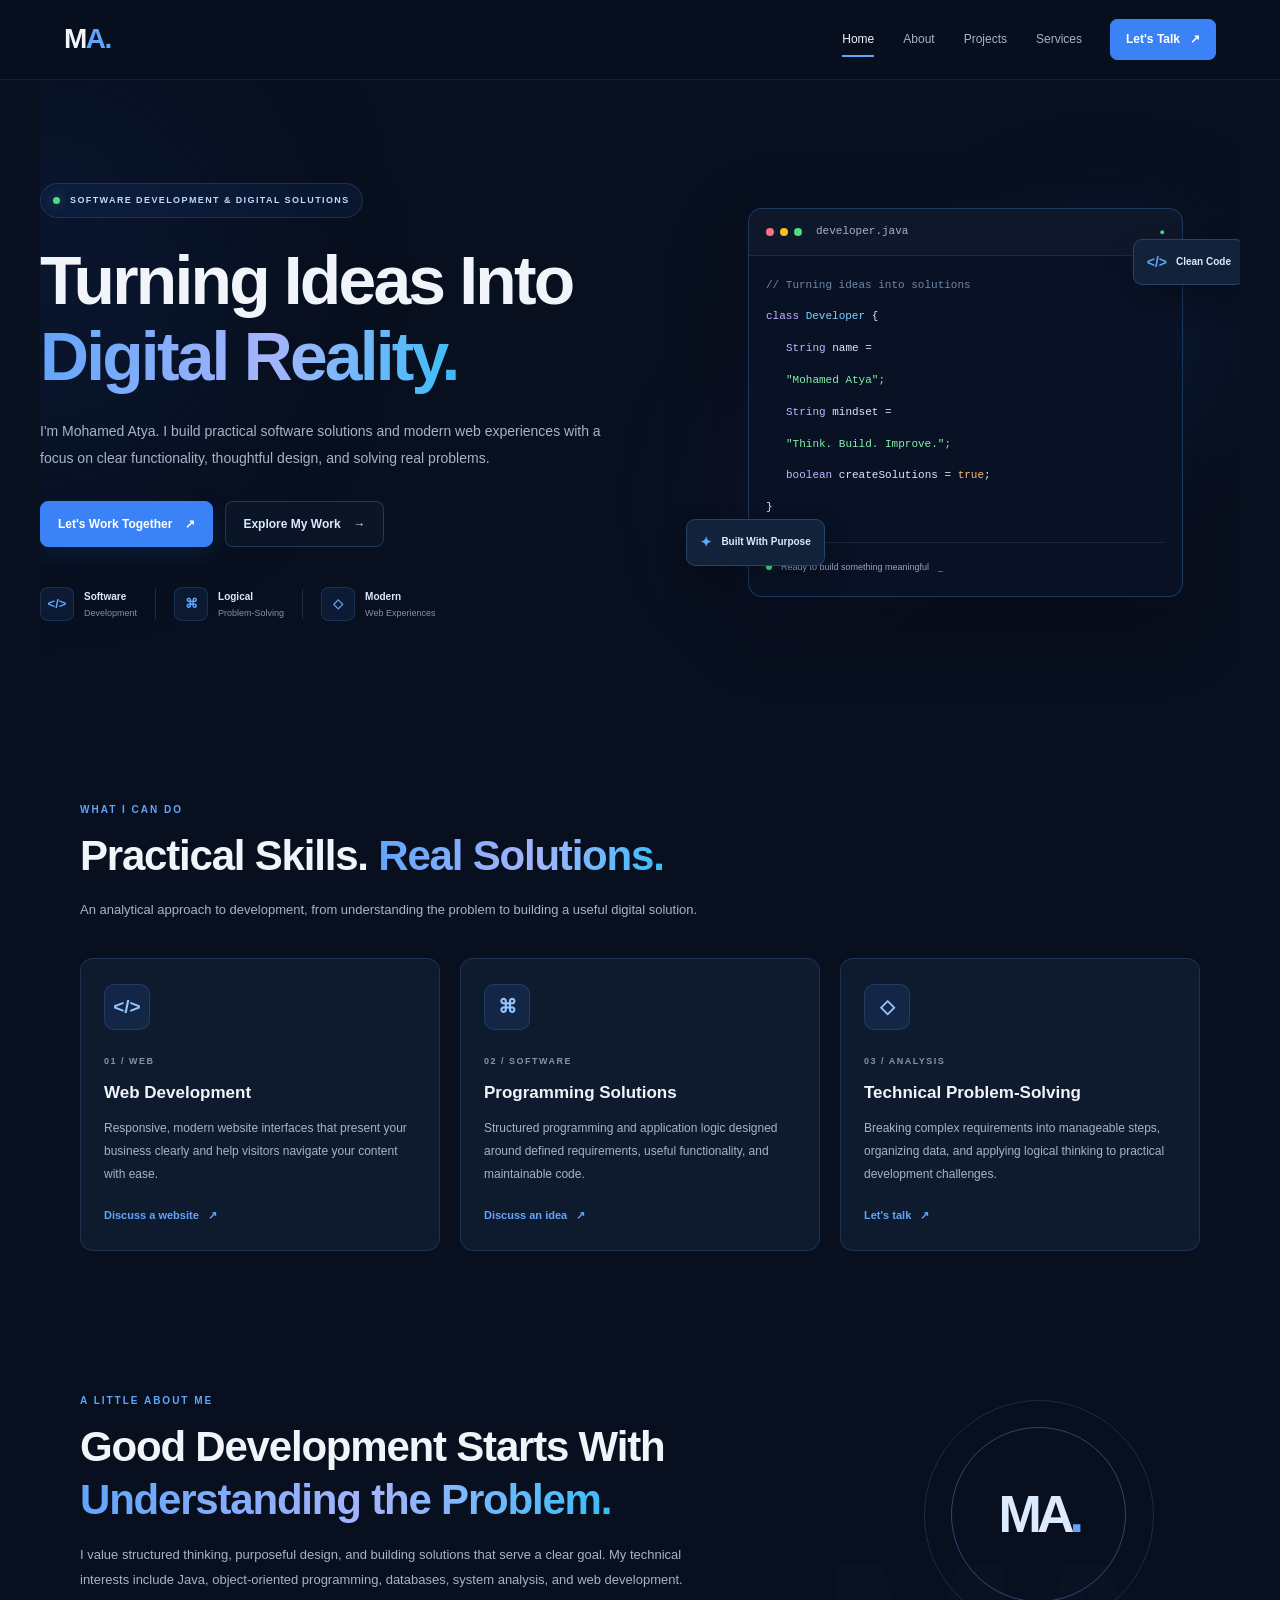
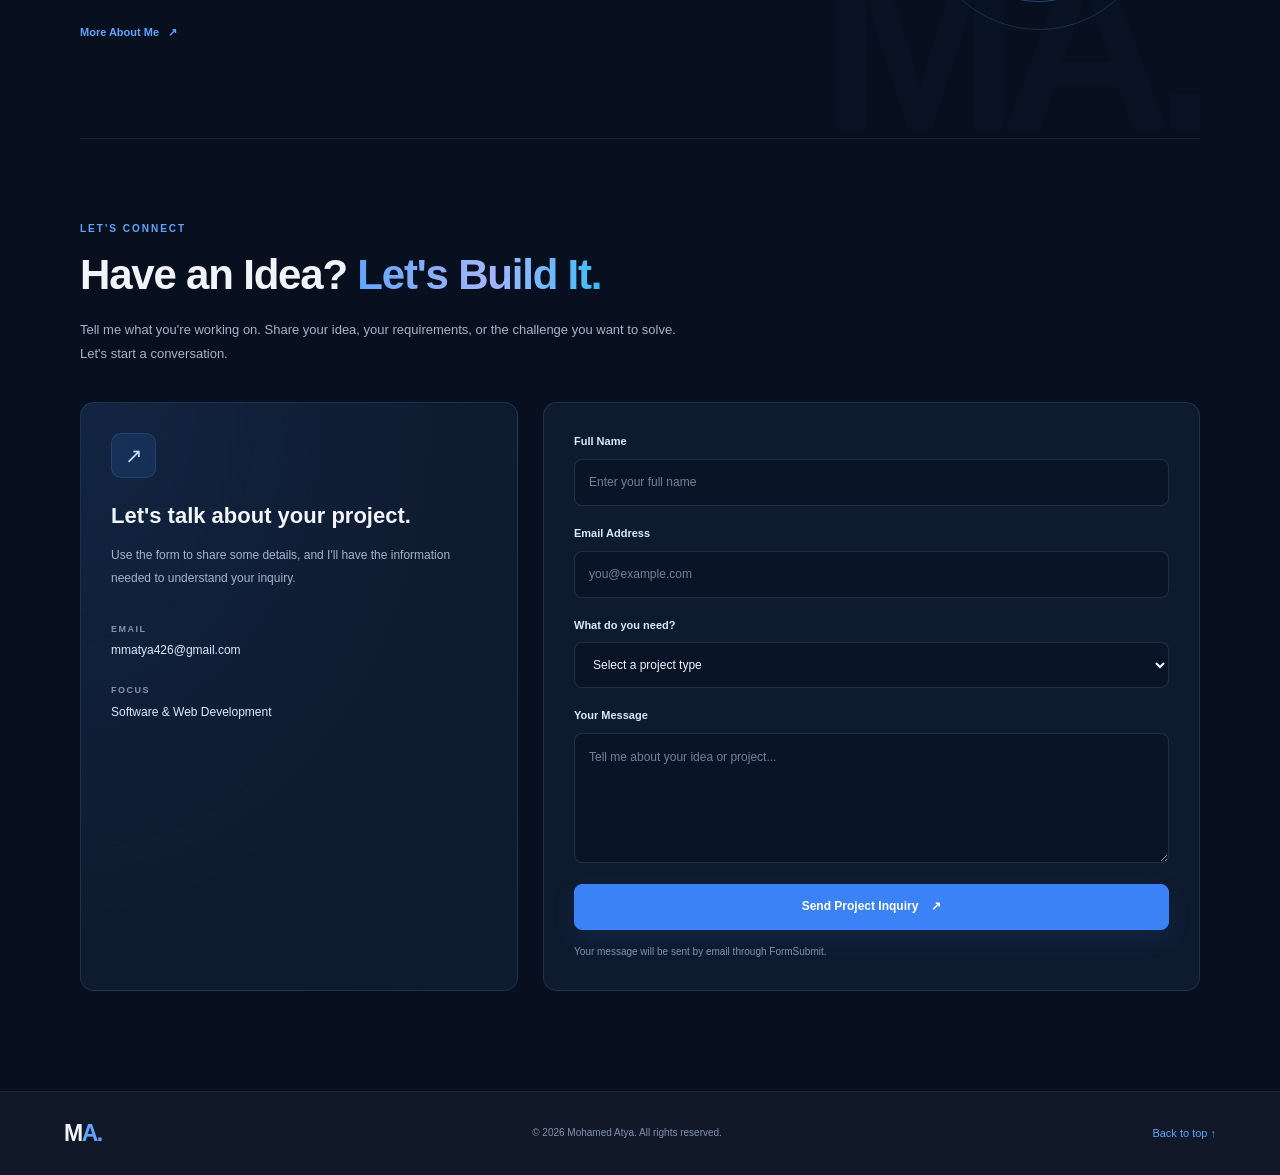
<file: index.html>
<!DOCTYPE html>
<html lang="en">
<head>
    <meta charset="UTF-8">
    <meta name="viewport" content="width=device-width, initial-scale=1.0">

    <meta name="description" content="Mohamed Atya's developer portfolio. Explore software development, programming, and modern web solutions.">

    <meta name="theme-color" content="#080f1e">
    <title>Mohamed Atya | Developer Portfolio</title>

    <link rel="stylesheet" href="style.css">
</head>

<body>

    <!-- Navigation -->
    <header class="site-header">
        <a href="#home" class="logo" aria-label="Mohamed Atya home">
            M<span>A.</span>
        </a>

        <nav class="main-nav" aria-label="Main navigation">
            <a href="#home" class="nav-link active">Home</a>
            <a href="about.html" class="nav-link">About</a>
            <a href="projects.html" class="nav-link">Projects</a>
            <a href="#services" class="nav-link">Services</a>
            <a href="#contact-form" class="nav-cta">Let's Talk <span>↗</span></a>
        </nav>
    </header>

    <main>

        <!-- Hero -->
        <section id="home" class="hero">
            <div class="hero-content">

                <div class="hero-eyebrow">
                    <span class="status-dot"></span>
                    SOFTWARE DEVELOPMENT & DIGITAL SOLUTIONS
                </div>

                <h1>
                    Turning Ideas Into
                    <span class="gradient-text">Digital Reality.</span>
                </h1>

                <p class="hero-description">
                    I'm Mohamed Atya. I build practical software solutions
                    and modern web experiences with a focus on clear
                    functionality, thoughtful design, and solving real problems.
                </p>

                <div class="hero-actions">
                    <a href="#contact-form" class="button button-primary">
                        Let's Work Together <span>↗</span>
                    </a>

                    <a href="projects.html" class="button button-secondary">
                        Explore My Work <span>→</span>
                    </a>
                </div>

                <div class="hero-highlights">
                    <div class="highlight">
                        <span class="highlight-icon">&lt;/&gt;</span>
                        <div>
                            <strong>Software</strong>
                            <span>Development</span>
                        </div>
                    </div>

                    <div class="highlight-divider"></div>

                    <div class="highlight">
                        <span class="highlight-icon">⌘</span>
                        <div>
                            <strong>Logical</strong>
                            <span>Problem-Solving</span>
                        </div>
                    </div>

                    <div class="highlight-divider"></div>

                    <div class="highlight">
                        <span class="highlight-icon">◇</span>
                        <div>
                            <strong>Modern</strong>
                            <span>Web Experiences</span>
                        </div>
                    </div>
                </div>

            </div>

            <!-- Animated code illustration -->
            <div class="hero-visual" aria-label="Decorative code illustration">
                <div class="glow glow-one"></div>
                <div class="glow glow-two"></div>

                <div class="code-window">
                    <div class="code-window-header">
                        <div class="window-dots" aria-hidden="true">
                            <span></span>
                            <span></span>
                            <span></span>
                        </div>

                        <span class="window-title">developer.java</span>
                        <span class="window-status">●</span>
                    </div>

                    <div class="code-content">
                        <p class="code-comment">// Turning ideas into solutions</p>

                        <p>
                            <span class="code-purple">class</span>
                            <span class="code-blue">Developer</span> {
                        </p>

                        <p class="code-indent">
                            <span class="code-purple">String</span> name =
                        </p>
                        <p class="code-indent code-green">"Mohamed Atya";</p>

                        <p class="code-indent">
                            <span class="code-purple">String</span> mindset =
                        </p>
                        <p class="code-indent code-green">"Think. Build. Improve.";</p>

                        <p class="code-indent">
                            <span class="code-purple">boolean</span> createSolutions =
                            <span class="code-orange">true</span>;
                        </p>

                        <p>}</p>

                        <div class="terminal-line">
                            <span class="status-dot"></span>
                            <span>Ready to build something meaningful</span>
                            <span class="cursor">_</span>
                        </div>
                    </div>
                </div>

                <div class="floating-card floating-card-top">
                    <span class="floating-icon">&lt;/&gt;</span>
                    <span>Clean Code</span>
                </div>

                <div class="floating-card floating-card-bottom">
                    <span class="floating-icon">✦</span>
                    <span>Built With Purpose</span>
                </div>
            </div>
        </section>

        <!-- Services -->
        <section id="services" class="services-section">
            <div class="section-heading">
                <span class="section-label">WHAT I CAN DO</span>

                <h2>
                    Practical Skills.
                    <span class="gradient-text">Real Solutions.</span>
                </h2>

                <p>
                    An analytical approach to development, from understanding
                    the problem to building a useful digital solution.
                </p>
            </div>

            <div class="services-grid">

                <article class="service-card">
                    <div class="service-icon">&lt;/&gt;</div>
                    <span class="service-number">01 / WEB</span>

                    <h3>Web Development</h3>

                    <p>
                        Responsive, modern website interfaces that present
                        your business clearly and help visitors navigate
                        your content with ease.
                    </p>

                    <a href="#contact-form" class="service-link">
                        Discuss a website <span>↗</span>
                    </a>
                </article>

                <article class="service-card">
                    <div class="service-icon">⌘</div>
                    <span class="service-number">02 / SOFTWARE</span>

                    <h3>Programming Solutions</h3>

                    <p>
                        Structured programming and application logic designed
                        around defined requirements, useful functionality,
                        and maintainable code.
                    </p>

                    <a href="#contact-form" class="service-link">
                        Discuss an idea <span>↗</span>
                    </a>
                </article>

                <article class="service-card">
                    <div class="service-icon">◇</div>
                    <span class="service-number">03 / ANALYSIS</span>

                    <h3>Technical Problem-Solving</h3>

                    <p>
                        Breaking complex requirements into manageable steps,
                        organizing data, and applying logical thinking to
                        practical development challenges.
                    </p>

                    <a href="#contact-form" class="service-link">
                        Let's talk <span>↗</span>
                    </a>
                </article>

            </div>
        </section>

        <!-- About preview -->
        <section class="about-preview">
            <div class="about-preview-decoration" aria-hidden="true">MA.</div>

            <div class="about-preview-content">
                <span class="section-label">A LITTLE ABOUT ME</span>

                <h2>
                    Good Development Starts With
                    <span class="gradient-text">Understanding the Problem.</span>
                </h2>

                <p>
                    I value structured thinking, purposeful design, and
                    building solutions that serve a clear goal. My technical
                    interests include Java, object-oriented programming,
                    databases, system analysis, and web development.
                </p>

                <a href="about.html" class="text-link">
                    More About Me <span>↗</span>
                </a>
            </div>

            <div class="about-preview-mark">
                <div class="mark-ring ring-one"></div>
                <div class="mark-ring ring-two"></div>
                <div class="mark-center">MA<span>.</span></div>
            </div>
        </section>

        <!-- Contact -->
        <section id="contact-form" class="contact-section">
            <div class="contact-heading">
                <span class="section-label">LET'S CONNECT</span>

                <h2>
                    Have an Idea?
                    <span class="gradient-text">Let's Build It.</span>
                </h2>

                <p>
                    Tell me what you're working on. Share your idea,
                    your requirements, or the challenge you want to solve.
                    Let's start a conversation.
                </p>
            </div>

            <div class="contact-layout">

                <div class="contact-info">
                    <div class="contact-info-icon">↗</div>

                    <h3>Let's talk about your project.</h3>

                    <p>
                        Use the form to share some details, and I'll have
                        the information needed to understand your inquiry.
                    </p>

                    <div class="contact-detail">
                        <span class="contact-detail-label">EMAIL</span>
                        <a href="mailto:mmatya426@gmail.com">
                            mmatya426@gmail.com
                        </a>
                    </div>

                    <div class="contact-detail">
                        <span class="contact-detail-label">FOCUS</span>
                        <span>Software & Web Development</span>
                    </div>
                </div>

                <div class="contact-form-card">
                    <form
                        action="https://formsubmit.co/mmatya426@gmail.com"
                        method="POST"
                    >
                        <input
                            type="hidden"
                            name="_subject"
                            value="New Portfolio Inquiry"
                        >

                        <input
                            type="hidden"
                            name="_template"
                            value="table"
                        >

                        <input
                            type="hidden"
                            name="_captcha"
                            value="true"
                        >

                        <!-- Honeypot spam protection -->
                        <input
                            type="text"
                            name="_honey"
                            class="honeypot"
                            tabindex="-1"
                            autocomplete="off"
                            aria-hidden="true"
                        >

                        <div class="form-field">
                            <label for="full-name">Full Name</label>
                            <input
                                id="full-name"
                                type="text"
                                name="name"
                                placeholder="Enter your full name"
                                autocomplete="name"
                                required
                            >
                        </div>

                        <div class="form-field">
                            <label for="email">Email Address</label>
                            <input
                                id="email"
                                type="email"
                                name="email"
                                placeholder="you@example.com"
                                autocomplete="email"
                                required
                            >
                        </div>

                        <div class="form-field">
                            <label for="project-type">What do you need?</label>
                            <select id="project-type" name="Project Type" required>
                                <option value="" disabled selected>
                                    Select a project type
                                </option>
                                <option value="Website">Website Development</option>
                                <option value="Programming">Programming Solution</option>
                                <option value="Consultation">Discuss an Idea</option>
                                <option value="Other">Something Else</option>
                            </select>
                        </div>

                        <div class="form-field">
                            <label for="message">Your Message</label>
                            <textarea
                                id="message"
                                name="message"
                                rows="5"
                                placeholder="Tell me about your idea or project..."
                                required
                            ></textarea>
                        </div>

                        <button type="submit" class="button button-primary submit-button">
                            Send Project Inquiry <span>↗</span>
                        </button>

                        <p class="form-note">
                            Your message will be sent by email through FormSubmit.
                        </p>
                    </form>
                </div>

            </div>
        </section>

    </main>

    <!-- Footer -->
    <footer class="site-footer">
        <a href="#home" class="footer-logo">M<span>A.</span></a>

        <p>© 2026 Mohamed Atya. All rights reserved.</p>

        <a href="#home" class="back-to-top">Back to top ↑</a>
    </footer>

    <script src="script.js"></script>
</body>
</html>
</file>
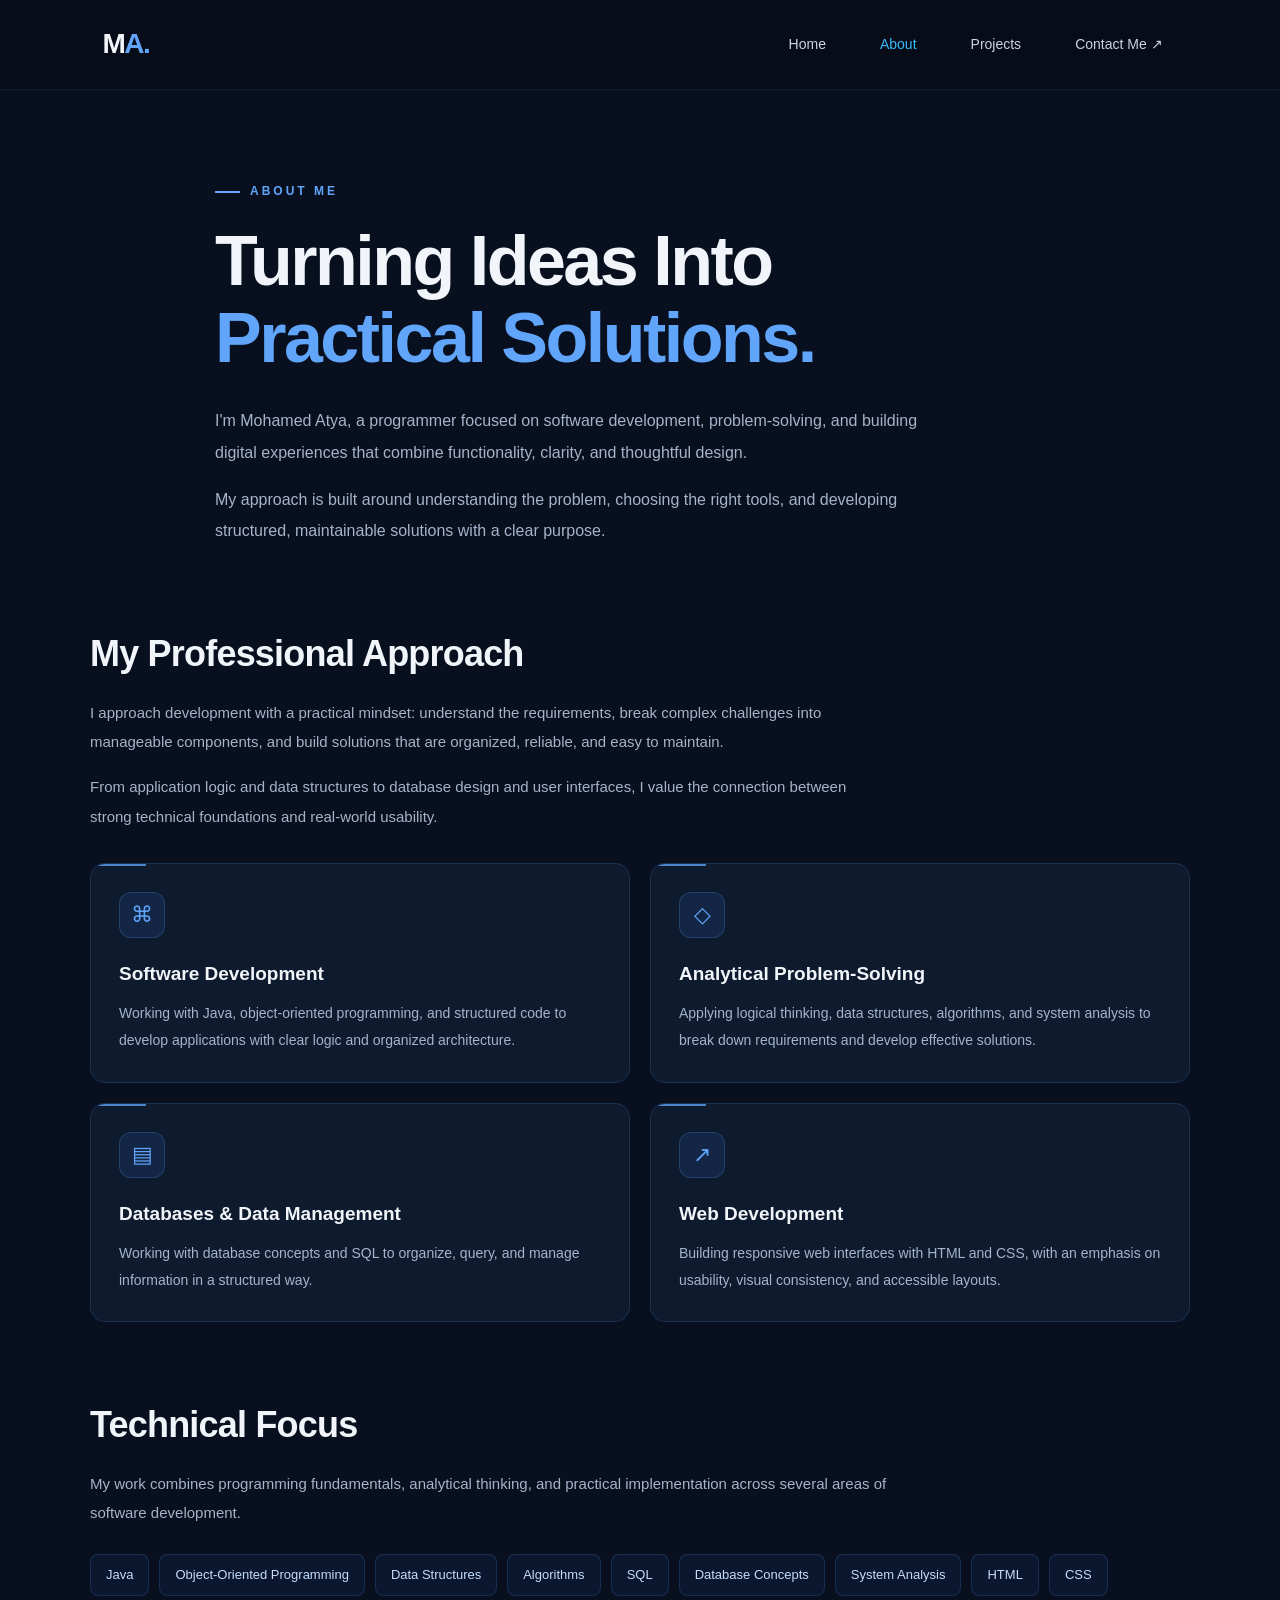
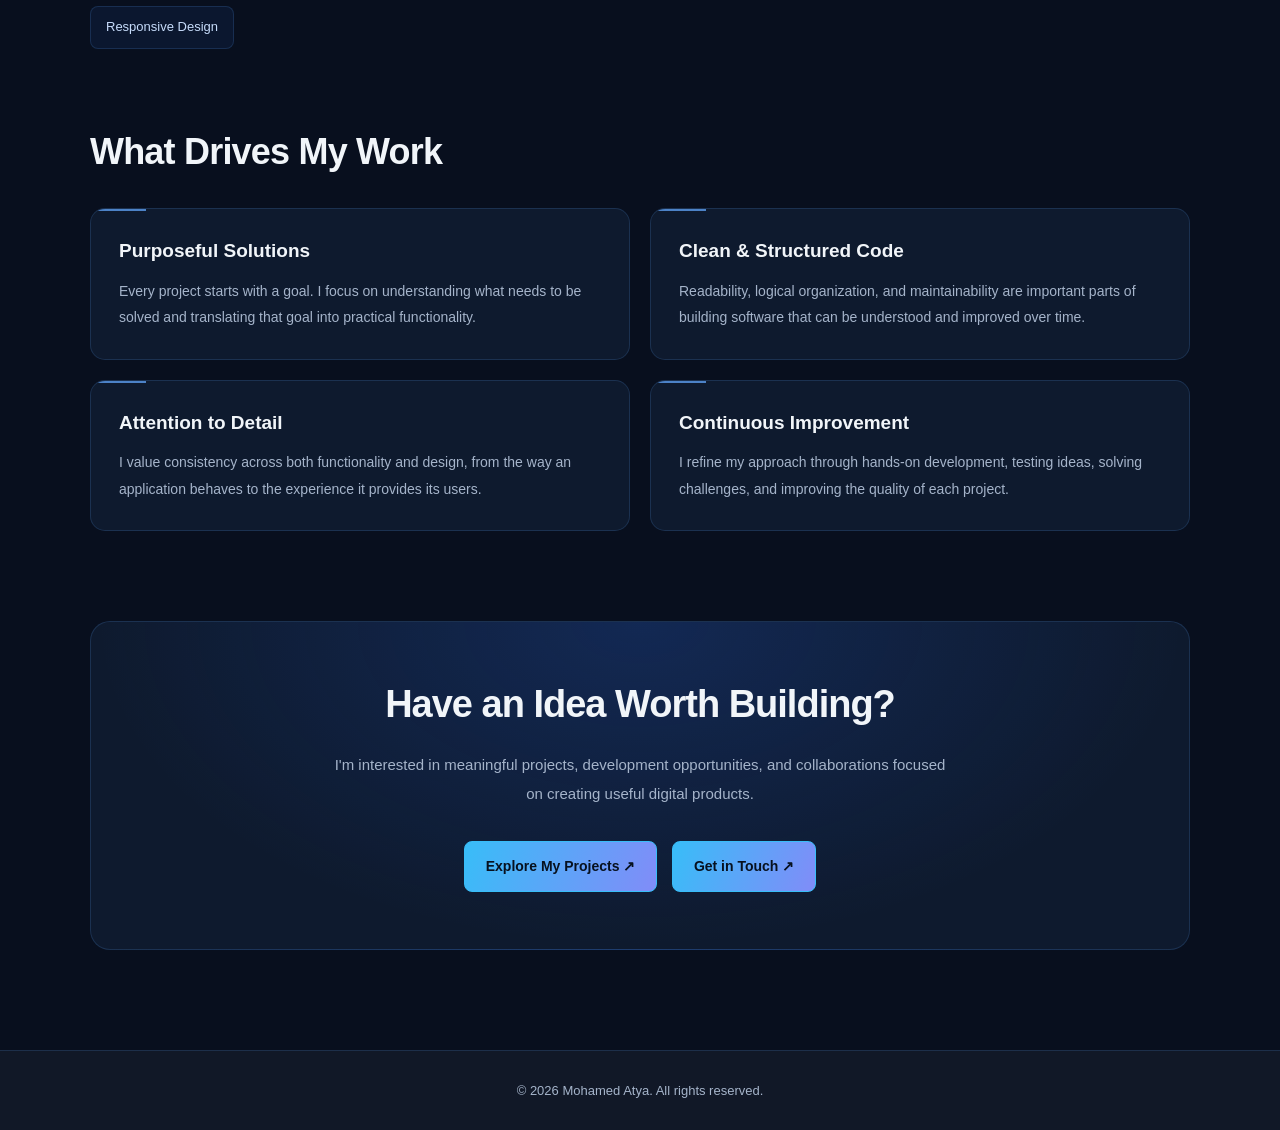
<file: about.html>
<!DOCTYPE html>
<html lang="en">
<head>
  <meta charset="UTF-8">
  <meta name="viewport" content="width=device-width, initial-scale=1.0">

  <title>About Me | Mohamed Atya</title>
  <meta
    name="description"
    content="Discover Mohamed Atya's approach to software development, programming, problem-solving, and building practical digital solutions."
  >

  <link rel="stylesheet" href="style.css">
  <link rel="stylesheet" href="about.css">
</head>

<body>

  <!-- Navigation -->
  <header>
    <a href="index.html" class="logo">M<span>A.</span></a>

    <nav>
      <a href="index.html">Home</a>
      <a href="about.html" aria-current="page">About</a>
      <a href="projects.html">Projects</a>
      <a href="index.html#contact-form" class="nav-contact">
        Contact Me ↗
      </a>
    </nav>
  </header>

  <main class="about-page">

    <!-- Hero Section -->
    <section class="about-hero">
      <span class="about-label">ABOUT ME</span>

      <h1>
        Turning Ideas Into
        <span>Practical Solutions.</span>
      </h1>

      <p>
        I'm Mohamed Atya, a programmer focused on software
        development, problem-solving, and building digital
        experiences that combine functionality, clarity,
        and thoughtful design.
      </p>

      <p>
        My approach is built around understanding the problem,
        choosing the right tools, and developing structured,
        maintainable solutions with a clear purpose.
      </p>
    </section>

    <!-- Professional Profile -->
    <section class="about-section">
      <h2>My Professional Approach</h2>

      <p>
        I approach development with a practical mindset:
        understand the requirements, break complex challenges
        into manageable components, and build solutions that
        are organized, reliable, and easy to maintain.
      </p>

      <p>
        From application logic and data structures to database
        design and user interfaces, I value the connection
        between strong technical foundations and real-world
        usability.
      </p>

      <div class="about-grid">

        <article class="about-card">
          <div class="about-card-icon" aria-hidden="true">⌘</div>

          <h3>Software Development</h3>

          <p>
            Working with Java, object-oriented programming,
            and structured code to develop applications with
            clear logic and organized architecture.
          </p>
        </article>

        <article class="about-card">
          <div class="about-card-icon" aria-hidden="true">◇</div>

          <h3>Analytical Problem-Solving</h3>

          <p>
            Applying logical thinking, data structures,
            algorithms, and system analysis to break down
            requirements and develop effective solutions.
          </p>
        </article>

        <article class="about-card">
          <div class="about-card-icon" aria-hidden="true">▤</div>

          <h3>Databases & Data Management</h3>

          <p>
            Working with database concepts and SQL to organize,
            query, and manage information in a structured way.
          </p>
        </article>

        <article class="about-card">
          <div class="about-card-icon" aria-hidden="true">↗</div>

          <h3>Web Development</h3>

          <p>
            Building responsive web interfaces with HTML and CSS,
            with an emphasis on usability, visual consistency,
            and accessible layouts.
          </p>
        </article>

      </div>
    </section>

    <!-- Technical Focus -->
    <section class="about-section">
      <h2>Technical Focus</h2>

      <p>
        My work combines programming fundamentals, analytical
        thinking, and practical implementation across several
        areas of software development.
      </p>

      <div class="about-tags">
        <span>Java</span>
        <span>Object-Oriented Programming</span>
        <span>Data Structures</span>
        <span>Algorithms</span>
        <span>SQL</span>
        <span>Database Concepts</span>
        <span>System Analysis</span>
        <span>HTML</span>
        <span>CSS</span>
        <span>Responsive Design</span>
      </div>
    </section>

    <!-- Values -->
    <section class="about-section">
      <h2>What Drives My Work</h2>

      <div class="about-grid">

        <article class="about-card">
          <h3>Purposeful Solutions</h3>

          <p>
            Every project starts with a goal. I focus on
            understanding what needs to be solved and translating
            that goal into practical functionality.
          </p>
        </article>

        <article class="about-card">
          <h3>Clean & Structured Code</h3>

          <p>
            Readability, logical organization, and maintainability
            are important parts of building software that can
            be understood and improved over time.
          </p>
        </article>

        <article class="about-card">
          <h3>Attention to Detail</h3>

          <p>
            I value consistency across both functionality
            and design, from the way an application behaves
            to the experience it provides its users.
          </p>
        </article>

        <article class="about-card">
          <h3>Continuous Improvement</h3>

          <p>
            I refine my approach through hands-on development,
            testing ideas, solving challenges, and improving
            the quality of each project.
          </p>
        </article>

      </div>
    </section>

    <!-- Call to Action -->
    <section class="about-cta">
      <h2>Have an Idea Worth Building?</h2>

      <p>
        I'm interested in meaningful projects, development
        opportunities, and collaborations focused on creating
        useful digital products.
      </p>

      <a href="projects.html">Explore My Projects ↗</a>

      <a href="index.html#contact-form">
        Get in Touch ↗
      </a>
    </section>

  </main>

  <!-- Footer -->
  <footer>
    <p>© 2026 Mohamed Atya. All rights reserved.</p>
  </footer>

  <script src="script.js"></script>

</body>
</html>
</file>
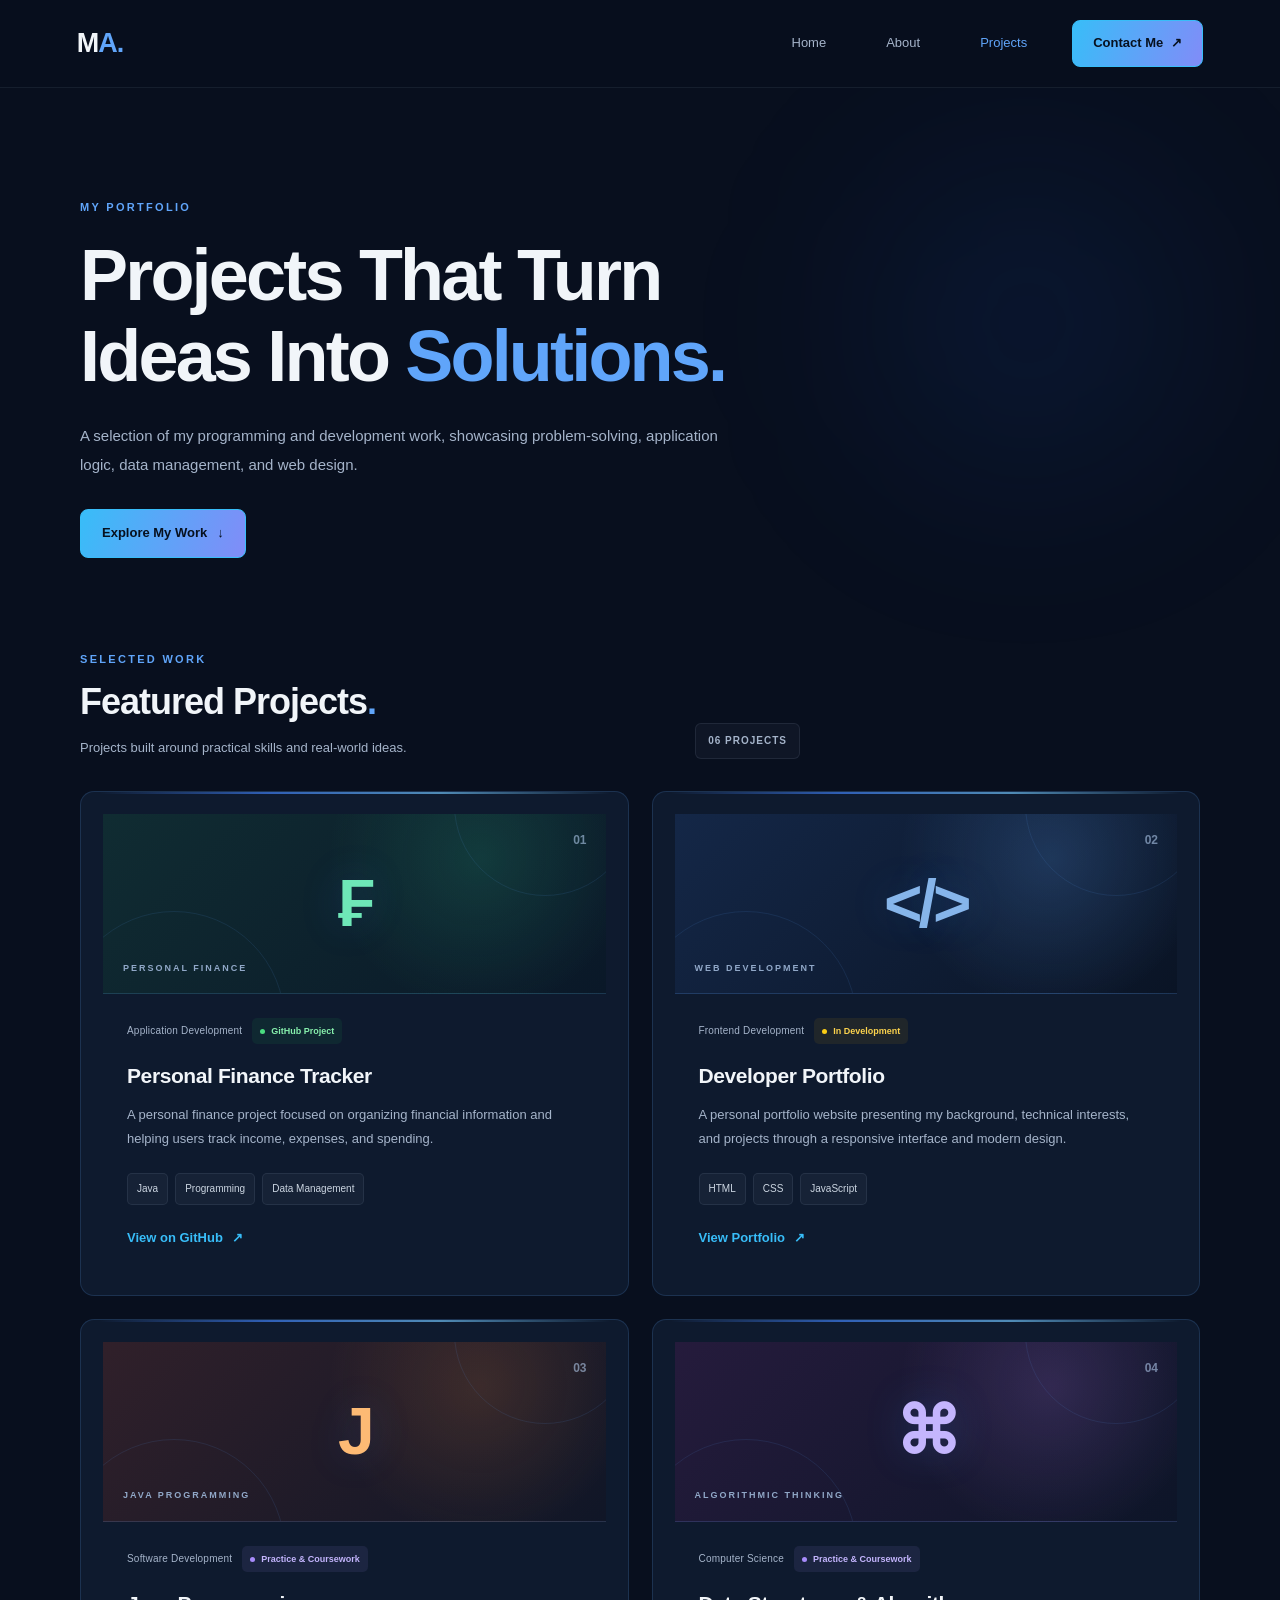
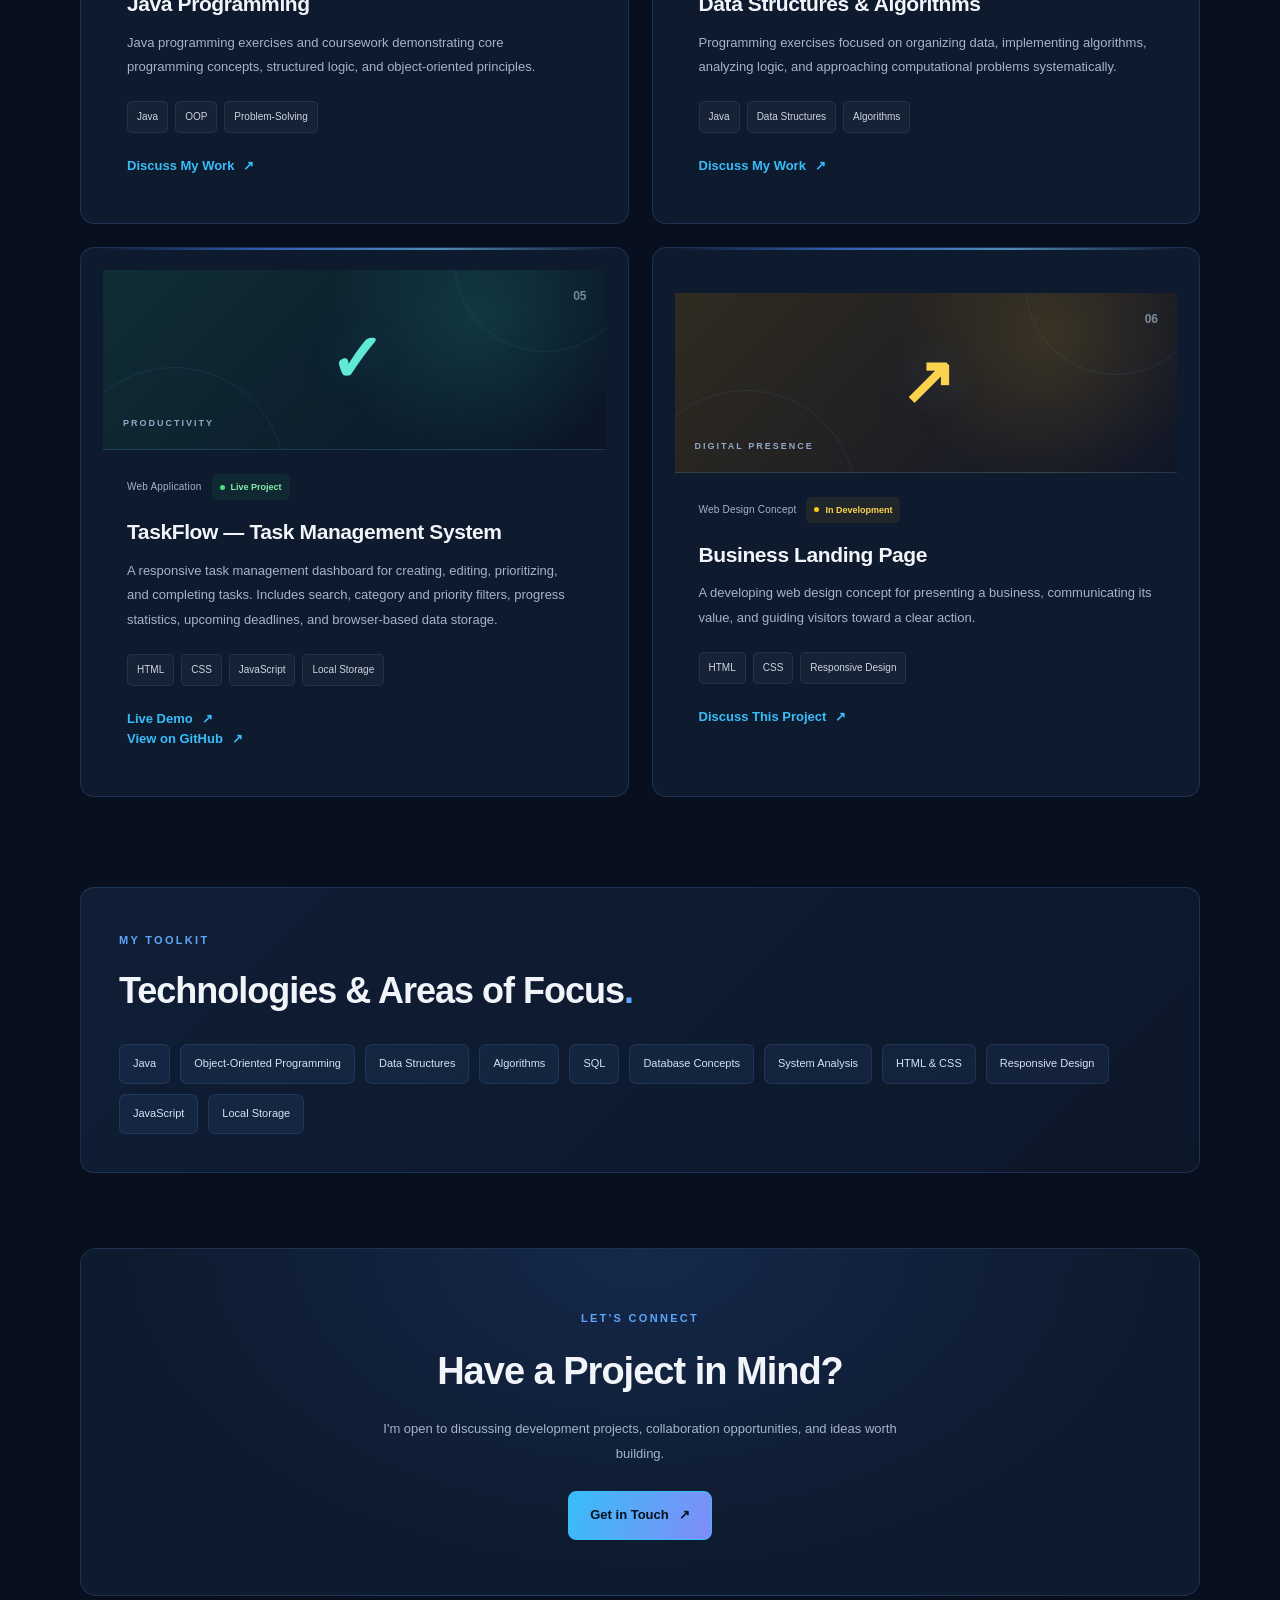
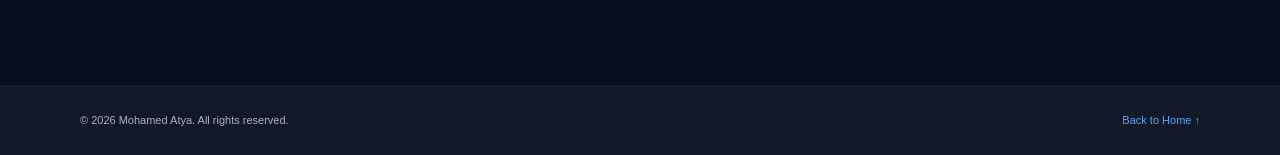
<file: projects.html>
<!DOCTYPE html>
<html lang="en">
<head>
    <meta charset="UTF-8">
    <meta name="viewport" content="width=device-width, initial-scale=1.0">

    <title>Projects | Mohamed Atya</title>
    <meta name="description" content="Explore software development, Java programming, data structures, and web projects by Mohamed Atya.">

    <link rel="stylesheet" href="style.css">
    <link rel="stylesheet" href="projects.css">
</head>

<body>

    <!-- Navigation -->
    <header class="projects-header">
        <a href="index.html" class="logo">M<span>A.</span></a>

        <nav class="projects-nav" aria-label="Main navigation">
            <a href="index.html">Home</a>
            <a href="about.html">About</a>
            <a href="projects.html" class="active" aria-current="page">Projects</a>
            <a href="index.html#contact-form" class="nav-contact">
                Contact Me <span aria-hidden="true">↗</span>
            </a>
        </nav>
    </header>

    <main class="projects-page">

        <!-- Hero -->
        <section class="projects-hero">
            <span class="section-label">MY PORTFOLIO</span>

            <h1>
                Projects That Turn<br>
                Ideas Into <span>Solutions.</span>
            </h1>

            <p>
                A selection of my programming and development work,
                showcasing problem-solving, application logic, data
                management, and web design.
            </p>

            <a href="#project-list" class="primary-button">
                Explore My Work <span aria-hidden="true">↓</span>
            </a>
        </section>

        <!-- Projects -->
        <section class="projects-section" id="project-list">

            <div class="section-heading">
                <div>
                    <span class="section-label">SELECTED WORK</span>
                    <h2>Featured Projects<span>.</span></h2>
                    <p>Projects built around practical skills and real-world ideas.</p>
                </div>

                <span class="project-count">06 PROJECTS</span>
            </div>

            <div class="projects-grid">

                <!-- Project 1 -->
                <article class="project-card">
                    <div class="project-visual finance-visual">
                        <span class="visual-symbol" aria-hidden="true">₣</span>
                        <span class="visual-caption">PERSONAL FINANCE</span>
                        <span class="visual-number">01</span>
                    </div>

                    <div class="project-content">
                        <div class="project-meta">
                            <span class="project-category">Application Development</span>
                            <span class="status status-existing">GitHub Project</span>
                        </div>

                        <h3>Personal Finance Tracker</h3>

                        <p>
                            A personal finance project focused on organizing
                            financial information and helping users track
                            income, expenses, and spending.
                        </p>

                        <div class="technology-list">
                            <span>Java</span>
                            <span>Programming</span>
                            <span>Data Management</span>
                        </div>

                        <a
                            class="project-link"
                            href="https://github.com/mohamedattiya/Personal-finance-tracker"
                            target="_blank"
                            rel="noopener noreferrer"
                        >
                            View on GitHub <span aria-hidden="true">↗</span>
                        </a>
                    </div>
                </article>

                <!-- Project 2 -->
                <article class="project-card">
                    <div class="project-visual portfolio-visual">
                        <span class="visual-symbol" aria-hidden="true">&lt;/&gt;</span>
                        <span class="visual-caption">WEB DEVELOPMENT</span>
                        <span class="visual-number">02</span>
                    </div>

                    <div class="project-content">
                        <div class="project-meta">
                            <span class="project-category">Frontend Development</span>
                            <span class="status status-progress">In Development</span>
                        </div>

                        <h3>Developer Portfolio</h3>

                        <p>
                            A personal portfolio website presenting my
                            background, technical interests, and projects
                            through a responsive interface and modern design.
                        </p>

                        <div class="technology-list">
                            <span>HTML</span>
                            <span>CSS</span>
                            <span>JavaScript</span>
                        </div>

                        <a class="project-link" href="index.html">
                            View Portfolio <span aria-hidden="true">↗</span>
                        </a>
                    </div>
                </article>

                <!-- Project 3 -->
                <article class="project-card">
                    <div class="project-visual java-visual">
                        <span class="visual-symbol" aria-hidden="true">J</span>
                        <span class="visual-caption">JAVA PROGRAMMING</span>
                        <span class="visual-number">03</span>
                    </div>

                    <div class="project-content">
                        <div class="project-meta">
                            <span class="project-category">Software Development</span>
                            <span class="status status-learning">Practice & Coursework</span>
                        </div>

                        <h3>Java Programming</h3>

                        <p>
                            Java programming exercises and coursework
                            demonstrating core programming concepts,
                            structured logic, and object-oriented principles.
                        </p>

                        <div class="technology-list">
                            <span>Java</span>
                            <span>OOP</span>
                            <span>Problem-Solving</span>
                        </div>

                        <a class="project-link" href="#contact-form">
                            Discuss My Work <span aria-hidden="true">↗</span>
                        </a>
                    </div>
                </article>

                <!-- Project 4 -->
                <article class="project-card">
                    <div class="project-visual algorithms-visual">
                        <span class="visual-symbol" aria-hidden="true">⌘</span>
                        <span class="visual-caption">ALGORITHMIC THINKING</span>
                        <span class="visual-number">04</span>
                    </div>

                    <div class="project-content">
                        <div class="project-meta">
                            <span class="project-category">Computer Science</span>
                            <span class="status status-learning">Practice & Coursework</span>
                        </div>

                        <h3>Data Structures & Algorithms</h3>

                        <p>
                            Programming exercises focused on organizing data,
                            implementing algorithms, analyzing logic, and
                            approaching computational problems systematically.
                        </p>

                        <div class="technology-list">
                            <span>Java</span>
                            <span>Data Structures</span>
                            <span>Algorithms</span>
                        </div>

                        <a class="project-link" href="#contact-form">
                            Discuss My Work <span aria-hidden="true">↗</span>
                        </a>
                    </div>
                </article>

                <!-- Project 5: TaskFlow -->
                <article class="project-card">
                    <div class="project-visual task-visual">
                        <span class="visual-symbol" aria-hidden="true">✓</span>
                        <span class="visual-caption">PRODUCTIVITY</span>
                        <span class="visual-number">05</span>
                    </div>

                    <div class="project-content">
                        <div class="project-meta">
                            <span class="project-category">Web Application</span>
                            <span class="status status-existing">Live Project</span>
                        </div>

                        <h3>TaskFlow — Task Management System</h3>

                        <p>
                            A responsive task management dashboard for creating,
                            editing, prioritizing, and completing tasks. Includes
                            search, category and priority filters, progress statistics,
                            upcoming deadlines, and browser-based data storage.
                        </p>

                        <div class="technology-list">
                            <span>HTML</span>
                            <span>CSS</span>
                            <span>JavaScript</span>
                            <span>Local Storage</span>
                        </div>

                        <a
                            class="project-link"
                            href="https://mohamedattiya.github.io/taskflow-task-manager/"
                            target="_blank"
                            rel="noopener noreferrer"
                        >
                            Live Demo <span aria-hidden="true">↗</span>
                        </a>

                        <a
                            class="project-link"
                            href="https://github.com/mohamedattiya/taskflow-task-manager"
                            target="_blank"
                            rel="noopener noreferrer"
                        >
                            View on GitHub <span aria-hidden="true">↗</span>
                        </a>
                    </div>
                </article>

                <!-- Project 6 -->
                <article class="project-card">
                    <div class="project-visual business-visual">
                        <span class="visual-symbol" aria-hidden="true">↗</span>
                        <span class="visual-caption">DIGITAL PRESENCE</span>
                        <span class="visual-number">06</span>
                    </div>

                    <div class="project-content">
                        <div class="project-meta">
                            <span class="project-category">Web Design Concept</span>
                            <span class="status status-progress">In Development</span>
                        </div>

                        <h3>Business Landing Page</h3>

                        <p>
                            A developing web design concept for presenting
                            a business, communicating its value, and guiding
                            visitors toward a clear action.
                        </p>

                        <div class="technology-list">
                            <span>HTML</span>
                            <span>CSS</span>
                            <span>Responsive Design</span>
                        </div>

                        <a class="project-link" href="#contact-form">
                            Discuss This Project <span aria-hidden="true">↗</span>
                        </a>
                    </div>
                </article>

            </div>
        </section>

        <!-- Technical Focus -->
        <section class="technical-section">
            <span class="section-label">MY TOOLKIT</span>
            <h2>Technologies & Areas of Focus<span>.</span></h2>

            <div class="technical-list">
                <span>Java</span>
                <span>Object-Oriented Programming</span>
                <span>Data Structures</span>
                <span>Algorithms</span>
                <span>SQL</span>
                <span>Database Concepts</span>
                <span>System Analysis</span>
                <span>HTML & CSS</span>
                <span>Responsive Design</span>
                <span>JavaScript</span>
                <span>Local Storage</span>
            </div>
        </section>

        <!-- Contact Call to Action -->
        <section class="projects-cta" id="contact-form">
            <span class="section-label">LET'S CONNECT</span>
            <h2>Have a Project in Mind?</h2>

            <p>
                I'm open to discussing development projects,
                collaboration opportunities, and ideas worth building.
            </p>

            <a href="index.html#contact-form" class="primary-button">
                Get in Touch <span aria-hidden="true">↗</span>
            </a>
        </section>

    </main>

    <!-- Footer -->
    <footer class="projects-footer">
        <p>© 2026 Mohamed Atya. All rights reserved.</p>
        <a href="index.html">Back to Home ↑</a>
    </footer>

</body>
</html>
</file>
<file: style.css>
* {
  margin: 0;
  padding: 0;
  box-sizing: border-box;
}

html {
  scroll-behavior: smooth;
}

body {
  font-family: Arial, sans-serif;
  background: #0b1120;
  color: #e5e7eb;
  line-height: 1.7;
}

header {
  display: flex;
  justify-content: space-between;
  align-items: center;
  padding: 22px 8%;
  background: #111827;
  position: sticky;
  top: 0;
}

.logo {
  font-size: 22px;
  font-weight: bold;
  color: white;
  text-decoration: none;
}

.logo span,
.hero h1 span {
  color: #38bdf8;
}

nav {
  display: flex;
  gap: 24px;
}

nav a {
  color: #cbd5e1;
  text-decoration: none;
}

nav a:hover {
  color: #38bdf8;
}

.hero {
  min-height: 80vh;
  display: flex;
  flex-direction: column;
  justify-content: center;
  align-items: flex-start;
  padding: 80px 12%;
}

.tag {
  color: #38bdf8;
  letter-spacing: 3px;
  font-size: 13px;
}

.hero h1 {
  font-size: clamp(38px, 6vw, 68px);
  margin: 18px 0;
  line-height: 1.2;
}

.intro {
  max-width: 550px;
  color: #94a3b8;
  margin-bottom: 28px;
}

.btn {
  display: inline-block;
  background: #38bdf8;
  color: #0b1120;
  padding: 12px 22px;
  border-radius: 8px;
  text-decoration: none;
  font-weight: bold;
}

.btn:hover {
  background: #7dd3fc;
}

.section {
  padding: 80px 10%;
  scroll-margin-top: 75px;
}

.section h2 {
  font-size: 32px;
  margin-bottom: 20px;
}

.section > p {
  max-width: 650px;
  color: #94a3b8;
}

.projects {
  display: grid;
  grid-template-columns: repeat(3, minmax(0, 1fr));
  gap: 20px;
  margin-top: 25px;
}

.project-card {
  background: #111827;
  border: 1px solid #263449;
  padding: 25px;
  border-radius: 12px;
  transition: transform 0.2s, border-color 0.2s;
}

.project-card:hover {
  transform: translateY(-5px);
  border-color: #38bdf8;
}

.project-card h3 {
  margin-bottom: 10px;
}

.project-card p {
  color: #94a3b8;
}

footer {
  text-align: center;
  padding: 25px;
  color: #94a3b8;
  background: #111827;
}

@media (max-width: 700px) {
  header {
    flex-direction: column;
    gap: 15px;
  }

  nav {
    gap: 14px;
    flex-wrap: wrap;
    justify-content: center;
  }

  .hero {
    min-height: 70vh;
    padding: 60px 8%;
  }

  .section {
    padding: 55px 8%;
  }

  .projects {
    grid-template-columns: 1fr;
  }
}
.project-type {
  color: #38bdf8;
  font-size: 12px;
  font-weight: bold;
  letter-spacing: 2px;
  margin-bottom: 12px;
}

.project-card {
  min-height: 220px;
  display: flex;
  flex-direction: column;
  justify-content: center;
}

/* ===== MODERN HERO UPGRADE ===== */

body {
  background:
    radial-gradient(ellipse at 75% 25%, #10233b 0%, transparent 38%),
    #080d18;
  color: #edf4ff;
}

header {
  background: rgba(8, 13, 24, 0.88);
  border-bottom: 1px solid rgba(148, 163, 184, 0.1);
  backdrop-filter: blur(16px);
  z-index: 10;
}

.logo span {
  color: #38bdf8;
}

nav a {
  transition: color 0.25s ease;
}

.hero {
  min-height: 86vh;
  display: grid;
  grid-template-columns: 1.1fr 0.9fr;
  align-items: center;
  gap: 50px;
  padding: 90px 10%;
  overflow: hidden;
}

.hero-content {
  animation: fade-up 0.8s ease both;
}

.tag {
  display: flex;
  align-items: center;
  gap: 10px;
  color: #8bdcff;
  font-size: 12px;
  font-weight: 700;
  letter-spacing: 2px;
}

.status-dot {
  display: inline-block;
  width: 8px;
  height: 8px;
  flex-shrink: 0;
  border-radius: 50%;
  background: #4ade80;
  box-shadow: 0 0 12px #4ade8070;
  animation: pulse 2s infinite;
}

.hero h1 {
  margin: 25px 0;
  font-size: clamp(42px, 5.3vw, 68px);
  font-weight: 800;
  line-height: 1.12;
  letter-spacing: -2.5px;
}

.gradient-text {
  background: linear-gradient(100deg, #38bdf8, #818cf8 65%, #c084fc);
  -webkit-background-clip: text;
  background-clip: text;
  color: transparent;
}

.intro {
  max-width: 510px;
  color: #9baac0;
  font-size: 16px;
  line-height: 1.9;
}

.hero-actions {
  display: flex;
  flex-wrap: wrap;
  align-items: center;
  gap: 25px;
  margin-top: 30px;
}

.btn {
  border: 1px solid #38bdf8;
  border-radius: 8px;
  background: linear-gradient(110deg, #38bdf8, #818cf8);
  color: #07111f;
  padding: 13px 21px;
  transition: transform 0.25s, box-shadow 0.25s;
}

.btn:hover {
  transform: translateY(-3px);
  box-shadow: 0 10px 30px #38bdf830;
  background: linear-gradient(110deg, #7dd3fc, #a5b4fc);
}

.text-link {
  color: #cbd5e1;
  text-decoration: none;
  transition: color 0.2s;
}

.text-link:hover {
  color: #38bdf8;
}

.hero-stats {
  display: flex;
  flex-wrap: wrap;
  gap: 35px;
  margin-top: 55px;
  padding-top: 25px;
  border-top: 1px solid #263449;
}

.hero-stats div {
  display: flex;
  flex-direction: column;
  gap: 3px;
}

.hero-stats strong {
  color: #edf4ff;
  font-size: 20px;
}

.hero-stats span {
  color: #8292aa;
  font-size: 12px;
}

/* ===== CSS CODE ILLUSTRATION ===== */

.hero-visual {
  position: relative;
  display: grid;
  place-items: center;
  min-height: 390px;
  animation: fade-up 1s 0.15s ease both;
}

.code-window {
  position: relative;
  z-index: 2;
  width: min(100%, 410px);
  overflow: hidden;
  border: 1px solid #31435c;
  border-radius: 15px;
  background: rgba(14, 23, 39, 0.96);
  box-shadow: 0 25px 80px #0008, 0 0 55px #38bdf80c;
  transform: rotate(-2deg);
  transition: transform 0.35s ease, border-color 0.35s;
}

.code-window:hover {
  transform: rotate(0deg) translateY(-5px);
  border-color: #38bdf870;
}

.window-bar {
  display: flex;
  align-items: center;
  gap: 16px;
  padding: 15px 18px;
  border-bottom: 1px solid #263449;
  background: #131e30;
}

.window-dots {
  display: flex;
  gap: 6px;
}

.window-dots span {
  width: 9px;
  height: 9px;
  border-radius: 50%;
  background: #fb7185;
}

.window-dots span:nth-child(2) {
  background: #fbbf24;
}

.window-dots span:nth-child(3) {
  background: #4ade80;
}

.window-title {
  color: #91a2ba;
  font-family: monospace;
  font-size: 12px;
}

.code-content {
  padding: 24px 20px;
  font-family: Consolas, monospace;
  font-size: clamp(11px, 1.15vw, 14px);
  line-height: 2;
  color: #dbeafe;
}

.code-content p {
  overflow-wrap: anywhere;
}

.code-muted {
  color: #64748b;
}

.code-purple {
  color: #c084fc;
}

.code-green {
  color: #86efac;
}

.code-orange {
  color: #fbbf24;
}

.indent {
  padding-left: 20px;
}

.terminal-line {
  display: flex;
  align-items: center;
  gap: 9px;
  margin-top: 22px;
  padding-top: 15px;
  border-top: 1px solid #263449;
  color: #8fa2ba;
  font-size: 11px;
  font-family: Arial, sans-serif;
}

.orbit {
  position: absolute;
  border: 1px solid #38bdf81c;
  border-radius: 50%;
  pointer-events: none;
}

.orbit-one {
  width: 360px;
  height: 360px;
  animation: rotate-orbit 24s linear infinite;
}

.orbit-two {
  width: 440px;
  height: 440px;
  border-style: dashed;
  animation: rotate-orbit 35s linear infinite reverse;
}

.floating-badge {
  position: absolute;
  z-index: 3;
  padding: 11px 15px;
  border: 1px solid #33465f;
  border-radius: 10px;
  background: #121d2e;
  color: #dbeafe;
  font-size: 12px;
  box-shadow: 0 10px 35px #0005;
  animation: float 4s ease-in-out infinite;
}

.badge-top {
  top: 42px;
  right: -8px;
}

.badge-bottom {
  bottom: 35px;
  left: -5px;
  animation-delay: -2s;
}

/* ===== SECTION POLISH ===== */

.section h2 {
  font-size: clamp(28px, 4vw, 38px);
  letter-spacing: -1px;
}

.section {
  padding-top: 90px;
  padding-bottom: 90px;
}

.project-card {
  border-color: #25354a;
  background: linear-gradient(145deg, #131e30, #0d1524);
  transition: transform 0.3s ease, border-color 0.3s ease,
    box-shadow 0.3s ease;
}

.project-card:hover {
  transform: translateY(-7px);
  border-color: #38bdf880;
  box-shadow: 0 18px 40px #0003;
}

/* ===== ANIMATIONS ===== */

@keyframes fade-up {
  from {
    opacity: 0;
    transform: translateY(22px);
  }
  to {
    opacity: 1;
    transform: translateY(0);
  }
}

@keyframes float {
  0%, 100% {
    transform: translateY(0);
  }
  50% {
    transform: translateY(-9px);
  }
}

@keyframes pulse {
  0%, 100% {
    opacity: 1;
  }
  50% {
    opacity: 0.45;
  }
}

@keyframes rotate-orbit {
  to {
    transform: rotate(360deg);
  }
}

/* ===== MOBILE RESPONSIVENESS ===== */

@media (max-width: 900px) {
  .hero {
    grid-template-columns: 1fr;
    gap: 30px;
    padding: 70px 8%;
  }

  .hero-visual {
    min-height: 400px;
  }

  .hero h1 {
    letter-spacing: -1.5px;
  }

  .orbit-two {
    width: 380px;
    height: 380px;
  }

  .badge-top {
    right: 0;
  }

  .badge-bottom {
    left: 0;
  }
}

@media (max-width: 480px) {
  .hero {
    padding: 55px 6%;
  }

  .hero h1 {
    font-size: 40px;
  }

  .hero-visual {
    min-height: 330px;
  }

  .orbit-one {
    width: 270px;
    height: 270px;
  }

  .orbit-two {
    width: 320px;
    height: 320px;
  }

  .code-content {
    padding: 18px 12px;
    font-size: 11px;
  }

  .hero-stats {
    gap: 22px;
  }

  .floating-badge {
    font-size: 10px;
    padding: 9px 10px;
  }
}

/* Respect reduced-motion preferences */
@media (prefers-reduced-motion: reduce) {
  *,
  *::before,
  *::after {
    animation-duration: 0.01ms !important;
    animation-iteration-count: 1 !important;
    scroll-behavior: auto !important;
    transition-duration: 0.01ms !important;
  }
}

/* ===== SHARED SECTION HEADINGS ===== */

.section-heading {
  margin-bottom: 38px;
}

.section-label {
  color: #38bdf8;
  font-size: 11px;
  font-weight: 700;
  letter-spacing: 3px;
  margin-bottom: 10px;
}

.section-heading h2 {
  margin-bottom: 12px;
}

.section-subtitle {
  max-width: 560px;
  color: #94a3b8;
  font-size: 15px;
}

/* ===== ABOUT SECTION ===== */

.about-section {
  position: relative;
}

.about-grid {
  display: grid;
  grid-template-columns: 1.1fr 0.9fr;
  gap: 24px;
  align-items: stretch;
}

.about-card,
.detail-card,
.skill-card {
  border: 1px solid #25354a;
  background: linear-gradient(145deg, #131e30, #0d1524);
  border-radius: 16px;
}

.about-main {
  position: relative;
  overflow: hidden;
  padding: 32px;
}

.about-main::after {
  content: "";
  position: absolute;
  width: 180px;
  height: 180px;
  right: -90px;
  bottom: -100px;
  background: #38bdf8;
  opacity: 0.07;
  filter: blur(50px);
  pointer-events: none;
}

.about-icon {
  display: grid;
  place-items: center;
  width: 54px;
  height: 54px;
  margin-bottom: 25px;
  border: 1px solid #38bdf84d;
  border-radius: 14px;
  background: #38bdf812;
  color: #38bdf8;
  font-family: Consolas, monospace;
  font-size: 20px;
  font-weight: bold;
}

.about-main h3 {
  margin-bottom: 15px;
  font-size: 25px;
  line-height: 1.35;
}

.about-main > p {
  margin-bottom: 16px;
  color: #9baac0;
  font-size: 14px;
  line-height: 1.9;
}

.about-tags,
.skill-tags {
  display: flex;
  flex-wrap: wrap;
  gap: 8px;
}

.about-tags {
  margin-top: 25px;
}

.about-tags span,
.skill-tags span {
  padding: 6px 10px;
  border: 1px solid #30445d;
  border-radius: 6px;
  background: #17263a;
  color: #b8c9de;
  font-size: 11px;
}

.about-details {
  display: flex;
  flex-direction: column;
  gap: 14px;
}

.detail-card {
  display: flex;
  flex: 1;
  align-items: flex-start;
  gap: 18px;
  padding: 23px;
  transition: border-color 0.25s, transform 0.25s;
}

.detail-card:hover {
  transform: translateX(4px);
  border-color: #38bdf880;
}

.detail-number {
  color: #38bdf8;
  font-family: Consolas, monospace;
  font-size: 14px;
  font-weight: bold;
}

.detail-card h3 {
  margin-bottom: 6px;
  font-size: 16px;
}

.detail-card p {
  color: #94a3b8;
  font-size: 13px;
  line-height: 1.7;
}

/* ===== SKILLS SECTION ===== */

.skills-section {
  background: linear-gradient(
    180deg,
    transparent,
    #101c2c55,
    transparent
  );
}

.skills-grid {
  display: grid;
  grid-template-columns: repeat(2, minmax(0, 1fr));
  gap: 18px;
}

.skill-card {
  padding: 25px;
  transition:
    transform 0.3s ease,
    border-color 0.3s ease,
    box-shadow 0.3s ease;
}

.skill-card:hover {
  transform: translateY(-5px);
  border-color: #38bdf880;
  box-shadow: 0 16px 40px #0003;
}

.skill-top {
  display: flex;
  align-items: center;
  justify-content: space-between;
  gap: 12px;
  margin-bottom: 22px;
}

.skill-icon {
  display: grid;
  place-items: center;
  width: 45px;
  height: 45px;
  border: 1px solid #38bdf830;
  border-radius: 12px;
  background: #38bdf812;
  color: #7dd3fc;
  font-size: 17px;
  font-weight: bold;
}

.java-icon {
  color: #fca5a5;
  background: #fb718512;
  border-color: #fb718530;
}

.algo-icon {
  color: #c4b5fd;
  background: #a78bfa12;
  border-color: #a78bfa30;
}

.learn-icon {
  color: #86efac;
  background: #4ade8012;
  border-color: #4ade8030;
}

.skill-status {
  padding: 5px 9px;
  border: 1px solid #33465f;
  border-radius: 20px;
  color: #a7bad2;
  font-size: 10px;
}

.skill-card h3 {
  margin-bottom: 9px;
  font-size: 18px;
}

.skill-card > p {
  min-height: 48px;
  margin-bottom: 18px;
  color: #94a3b8;
  font-size: 13px;
  line-height: 1.8;
}

/* ===== SECTION RESPONSIVENESS ===== */

@media (max-width: 800px) {
  .about-grid {
    grid-template-columns: 1fr;
  }

  .about-details {
    gap: 12px;
  }

  .detail-card {
    flex: initial;
  }
}

@media (max-width: 520px) {
  .skills-grid {
    grid-template-columns: 1fr;
  }

  .about-main {
    padding: 24px;
  }

  .skill-card {
    padding: 22px;
  }

  .section-heading {
    margin-bottom: 28px;
  }
}

.skill-card {
  padding: 18px;
  border: 1px solid #25354a;
  background: linear-gradient(145deg, #131e30, #0d1524);
  border-radius: 14px;
  transition: transform 0.3s ease, border-color 0.3s ease;
}

.skill-card:hover {
  transform: translateY(-4px);
  border-color: #38bdf880;
}

.skill-top {
  display: flex;
  align-items: center;
  justify-content: space-between;
  gap: 10px;
  margin-bottom: 14px;
}

.skill-icon {
  width: 38px;
  height: 38px;
  font-size: 12px;
}

.skill-card h3 {
  font-size: 16px;
  margin: 0 0 8px;
}

.skill-card p {
  font-size: 13px;
  line-height: 1.6;
  margin-bottom: 12px;
}

.skill-status {
  font-size: 10px;
  padding: 4px 8px;
}

.skill-tags {
  display: flex;
  flex-wrap: wrap;
  gap: 6px;
}

.skill-tags span {
  padding: 5px 8px;
  font-size: 10px;
}

/* Skills layout */
.skills-grid {
    display: grid;
    grid-template-columns: repeat(auto-fit, minmax(130px, 1fr));
    gap: 12px;
}

/* Smaller skill cards */
.skill-card {
    padding: 14px;
    min-height: auto;
    border-radius: 12px;
}

/* Smaller text inside cards */
.skill-card h3 {
    font-size: 15px;
    margin-bottom: 6px;
}

.skill-card p {
    font-size: 12px;
    line-height: 1.5;
}


/* =========================
   PROJECTS SECTION
========================= */

.projects-section {
    position: relative;
}

.projects-grid {
    display: grid;
    grid-template-columns: repeat(3, minmax(0, 1fr));
    gap: 18px;
    align-items: stretch;
    margin-top: 32px;
}

/* Project card */
.project-card {
    position: relative;
    display: flex;
    flex-direction: column;
    min-width: 0;
    padding: 22px;
    border: 1px solid rgba(100, 160, 255, 0.15);
    border-radius: 16px;
    background: linear-gradient(
        145deg,
        rgba(20, 36, 65, 0.92),
        rgba(10, 20, 39, 0.96)
    );
    overflow: hidden;
    transition:
        transform 0.25s ease,
        border-color 0.25s ease,
        box-shadow 0.25s ease;
}

/* Soft blue glow */
.project-card::before {
    content: "";
    position: absolute;
    top: 0;
    left: 18px;
    right: 18px;
    height: 2px;
    background: linear-gradient(
        90deg,
        transparent,
        #4285ff,
        #73c8ff,
        transparent
    );
    opacity: 0.65;
    transition: opacity 0.25s ease;
}

.project-card:hover {
    transform: translateY(-5px);
    border-color: rgba(75, 145, 255, 0.55);
    box-shadow: 0 12px 32px rgba(0, 100, 255, 0.12);
}

.project-card:hover::before {
    opacity: 1;
}

/* Icon and category */
.project-top {
    display: flex;
    align-items: center;
    justify-content: space-between;
    gap: 10px;
    margin-bottom: 22px;
}

.project-icon {
    display: inline-flex;
    align-items: center;
    justify-content: center;
    flex-shrink: 0;
    width: 42px;
    height: 42px;
    border-radius: 12px;
    font-size: 19px;
    font-weight: 700;
    background: rgba(67, 132, 255, 0.12);
    border: 1px solid rgba(90, 155, 255, 0.22);
}

.java-project-icon {
    color: #79aaff;
}

.algorithm-project-icon {
    color: #71d5ff;
}

.web-project-icon {
    color: #b2a0ff;
}

.project-type {
    color: #8ca8d0;
    font-size: 9px;
    font-weight: 700;
    letter-spacing: 1px;
    text-align: right;
}

/* Card heading and description */
.project-card h3 {
    margin: 0 0 10px;
    color: #f0f5ff;
    font-size: 17px;
    line-height: 1.45;
}

.project-description {
    margin: 0 0 20px;
    color: #a7b6ce;
    font-size: 12px;
    line-height: 1.8;
    flex-grow: 1;
}

/* Technology tags */
.project-tags {
    display: flex;
    flex-wrap: wrap;
    gap: 7px;
    margin-top: auto;
}

.project-tags span {
    padding: 6px 9px;
    border: 1px solid rgba(110, 155, 220, 0.16);
    border-radius: 7px;
    background: rgba(80, 125, 190, 0.09);
    color: #b7ccef;
    font-size: 10px;
}

/* Tablet */
@media (max-width: 900px) {
    .projects-grid {
        grid-template-columns: repeat(2, minmax(0, 1fr));
        gap: 14px;
    }

    .project-card {
        padding: 18px;
    }
}

/* Mobile */
@media (max-width: 560px) {
    .projects-grid {
        grid-template-columns: 1fr;
        gap: 14px;
    }

    .project-card {
        padding: 20px;
    }

    .project-card h3 {
        font-size: 16px;
    }
}

/* Respect reduced-motion preferences */
@media (prefers-reduced-motion: reduce) {
    .project-card,
    .project-card::before {
        transition: none;
    }

    .project-card:hover {
        transform: none;
    }
}

/* Mobile responsive design */
@media (max-width: 768px) {
  .container {
    width: 90%;
    max-width: 100%;
  }

  nav {
    flex-wrap: wrap;
    gap: 12px;
  }

  h1 {
    font-size: clamp(2rem, 8vw, 3rem);
  }

  .skills-grid,
  .projects-grid {
    grid-template-columns: repeat(2, minmax(0, 1fr));
    gap: 14px;
  }

  section {
    padding-top: 48px;
    padding-bottom: 48px;
  }
}

@media (max-width: 480px) {
  .skills-grid,
  .projects-grid {
    grid-template-columns: 1fr;
  }

  nav {
    gap: 10px;
    font-size: 14px;
  }

  .project-card {
    padding: 18px;
  }

  img {
    max-width: 100%;
    height: auto;
  }
}

.contact-form-section {
  max-width: 700px;
  margin: 40px auto;
  padding: 30px;
  background: rgba(15, 30, 55, 0.85);
  border: 1px solid rgba(96, 165, 250, 0.25);
  border-radius: 16px;
  scroll-margin-top: 100px;
}

.contact-form-section h2 {
  color: #fff;
}

.contact-form-section p {
  color: #aabbd3;
}

.contact-form-section form {
  display: flex;
  flex-direction: column;
  gap: 12px;
  margin-top: 24px;
}

.contact-form-section label {
  color: #e2e8f0;
}

.contact-form-section input,
.contact-form-section textarea {
  width: 100%;
  box-sizing: border-box;
  padding: 13px;
  border: 1px solid #2b4162;
  border-radius: 8px;
  background: #0b1628;
  color: white;
  font: inherit;
}

.contact-form-section input:focus,
.contact-form-section textarea:focus {
  outline: 1px solid #60a5fa;
}

.contact-form-section button {
  cursor: pointer;
  align-self: flex-start;
  margin-top: 10px;
}

@media (max-width: 600px) {
  .contact-form-section {
    margin: 30px 14px;
    padding: 20px;
  }

  .contact-form-section button {
    align-self: stretch;
  }
}

/* =========================================
   MOHAMED ATYA — DEVELOPER PORTFOLIO
   Dark blue | Responsive | Animated
========================================= */

:root {
    --bg: #080f1e;
    --surface: #0e1a2e;
    --surface-hover: #132440;
    --blue: #60a5fa;
    --blue-strong: #3b82f6;
    --white: #f1f5f9;
    --muted: #a5b4ca;
    --border: rgba(96, 165, 250, 0.17);
}

* {
    box-sizing: border-box;
}

html {
    scroll-behavior: smooth;
    scroll-padding-top: 100px;
}

body {
    margin: 0;
    background: var(--bg);
    color: var(--white);
    font-family: Arial, Helvetica, sans-serif;
    line-height: 1.6;
    overflow-x: hidden;
}

body::selection {
    color: white;
    background: var(--blue-strong);
}

a {
    -webkit-tap-highlight-color: transparent;
}

button,
input,
textarea,
select {
    font: inherit;
}

button,
a {
    touch-action: manipulation;
}

/* =========================================
   HEADER & NAVIGATION
========================================= */

.site-header {
    position: sticky;
    top: 0;
    z-index: 100;
    display: flex;
    align-items: center;
    justify-content: space-between;
    gap: 25px;
    padding: 17px max(5%, calc((100% - 1200px) / 2));
    background: rgba(8, 15, 30, 0.9);
    border-bottom: 1px solid rgba(148, 163, 184, 0.1);
    backdrop-filter: blur(18px);
    -webkit-backdrop-filter: blur(18px);
}

.logo,
.footer-logo {
    color: var(--white);
    font-size: 28px;
    font-weight: 800;
    letter-spacing: -1.5px;
    text-decoration: none;
}

.logo span,
.footer-logo span {
    color: var(--blue);
}

.main-nav {
    display: flex;
    align-items: center;
    gap: 27px;
}

.nav-link {
    position: relative;
    padding: 8px 0;
    color: var(--muted);
    font-size: 12px;
    font-weight: 500;
    text-decoration: none;
    transition: color 0.2s ease;
}

.nav-link::after {
    content: "";
    position: absolute;
    bottom: 0;
    left: 0;
    width: 0;
    height: 2px;
    background: var(--blue);
    transition: width 0.25s ease;
}

.nav-link:hover,
.nav-link.active {
    color: var(--white);
}

.nav-link:hover::after,
.nav-link.active::after {
    width: 100%;
}

.nav-cta {
    display: inline-flex;
    align-items: center;
    gap: 10px;
    padding: 10px 15px;
    color: white;
    background: var(--blue-strong);
    border: 1px solid var(--blue-strong);
    border-radius: 7px;
    font-size: 12px;
    font-weight: 700;
    text-decoration: none;
    transition: transform 0.2s ease, background 0.2s ease;
}

.nav-cta:hover {
    transform: translateY(-2px);
    background: #2563eb;
}

/* =========================================
   HERO SECTION
========================================= */

.hero {
    position: relative;
    display: grid;
    grid-template-columns: minmax(0, 1.05fr) minmax(0, 0.95fr);
    align-items: center;
    gap: 45px;
    width: min(1200px, calc(100% - 64px));
    min-height: 650px;
    margin: 0 auto;
    padding: 85px 0 90px;
    isolation: isolate;
}

.hero::before {
    content: "";
    position: absolute;
    top: 2%;
    left: -16%;
    z-index: -1;
    width: 370px;
    height: 370px;
    background: rgba(37, 99, 235, 0.1);
    border-radius: 50%;
    filter: blur(110px);
    pointer-events: none;
}

.hero-content {
    position: relative;
    z-index: 2;
    animation: enterUp 0.7s ease both;
}

.hero-eyebrow {
    display: inline-flex;
    align-items: center;
    gap: 10px;
    margin-bottom: 25px;
    padding: 9px 12px;
    color: #bfdbfe;
    background: rgba(59, 130, 246, 0.08);
    border: 1px solid var(--border);
    border-radius: 30px;
    font-size: 9px;
    font-weight: 700;
    letter-spacing: 1.4px;
}

.status-dot {
    display: inline-block;
    width: 7px;
    height: 7px;
    flex-shrink: 0;
    background: #4ade80;
    border-radius: 50%;
    box-shadow: 0 0 12px rgba(74, 222, 128, 0.45);
}

.hero h1 {
    max-width: 680px;
    margin: 0 0 23px;
    font-size: clamp(43px, 5.3vw, 69px);
    font-weight: 800;
    line-height: 1.12;
    letter-spacing: -2.8px;
}

.gradient-text {
    color: var(--blue);
    background: linear-gradient(100deg, #60a5fa 0%, #a5b4fc 55%, #38bdf8 100%);
    background-clip: text;
    -webkit-background-clip: text;
    -webkit-text-fill-color: transparent;
}

.hero-description {
    max-width: 570px;
    margin: 0;
    color: var(--muted);
    font-size: 14px;
    line-height: 1.95;
}

.hero-actions {
    display: flex;
    flex-wrap: wrap;
    gap: 12px;
    margin-top: 29px;
}

/* Buttons */

.button {
    display: inline-flex;
    align-items: center;
    justify-content: center;
    gap: 13px;
    min-height: 46px;
    padding: 12px 17px;
    border: 1px solid transparent;
    border-radius: 8px;
    font-size: 12px;
    font-weight: 700;
    text-decoration: none;
    cursor: pointer;
    transition:
        transform 0.22s ease,
        background 0.22s ease,
        border-color 0.22s ease,
        box-shadow 0.22s ease;
}

.button-primary {
    color: white;
    background: var(--blue-strong);
    border-color: var(--blue-strong);
    box-shadow: 0 8px 25px rgba(59, 130, 246, 0.12);
}

.button-primary:hover {
    transform: translateY(-3px);
    background: #2563eb;
    box-shadow: 0 12px 30px rgba(59, 130, 246, 0.23);
}

.button-secondary {
    color: #dbeafe;
    background: rgba(96, 165, 250, 0.04);
    border-color: rgba(96, 165, 250, 0.25);
}

.button-secondary:hover {
    transform: translateY(-3px);
    background: rgba(96, 165, 250, 0.1);
    border-color: var(--blue);
}

/* Hero highlights */

.hero-highlights {
    display: flex;
    align-items: center;
    gap: 18px;
    margin-top: 40px;
}

.highlight {
    display: flex;
    align-items: center;
    gap: 10px;
}

.highlight-icon {
    display: grid;
    place-items: center;
    width: 34px;
    height: 34px;
    flex-shrink: 0;
    color: var(--blue);
    background: rgba(59, 130, 246, 0.1);
    border: 1px solid var(--border);
    border-radius: 8px;
    font-size: 13px;
    font-weight: 700;
}

.highlight div {
    display: flex;
    flex-direction: column;
    gap: 1px;
}

.highlight strong {
    color: #dbeafe;
    font-size: 10px;
}

.highlight div span {
    color: #8293ad;
    font-size: 9px;
}

.highlight-divider {
    width: 1px;
    height: 30px;
    background: rgba(148, 163, 184, 0.2);
}

/* =========================================
   HERO CODE WINDOW
========================================= */

.hero-visual {
    position: relative;
    display: flex;
    align-items: center;
    justify-content: center;
    min-width: 0;
    min-height: 370px;
}

.glow {
    position: absolute;
    border-radius: 50%;
    filter: blur(75px);
    pointer-events: none;
}

.glow-one {
    top: 12%;
    right: 8%;
    width: 180px;
    height: 180px;
    background: rgba(59, 130, 246, 0.2);
    animation: glowFloat 8s ease-in-out infinite;
}

.glow-two {
    bottom: 6%;
    left: 10%;
    width: 150px;
    height: 150px;
    background: rgba(129, 140, 248, 0.13);
    animation: glowFloat 9s ease-in-out infinite reverse;
}

.code-window {
    position: relative;
    z-index: 1;
    width: min(100%, 435px);
    overflow: hidden;
    background: rgba(10, 20, 38, 0.95);
    border: 1px solid rgba(96, 165, 250, 0.25);
    border-radius: 14px;
    box-shadow: 0 25px 80px rgba(0, 0, 0, 0.32),
                0 0 45px rgba(59, 130, 246, 0.06);
    animation: windowEnter 0.85s ease both;
}

.code-window-header {
    display: flex;
    align-items: center;
    gap: 14px;
    padding: 14px 17px;
    background: rgba(255, 255, 255, 0.025);
    border-bottom: 1px solid rgba(148, 163, 184, 0.12);
}

.window-dots {
    display: flex;
    gap: 6px;
}

.window-dots span {
    width: 8px;
    height: 8px;
    background: #475569;
    border-radius: 50%;
}

.window-dots span:nth-child(1) {
    background: #fb7185;
}

.window-dots span:nth-child(2) {
    background: #fbbf24;
}

.window-dots span:nth-child(3) {
    background: #4ade80;
}

.window-title {
    color: #a5b4ca;
    font-family: Consolas, monospace;
    font-size: 11px;
}

.window-status {
    margin-left: auto;
    color: #4ade80;
    font-size: 9px;
}

.code-content {
    padding: 20px 17px;
    overflow-x: auto;
}

.code-content p {
    margin: 0 0 12px;
    color: #dbeafe;
    font-family: Consolas, "Courier New", monospace;
    font-size: 11px;
    line-height: 1.8;
    white-space: nowrap;
}

.code-comment {
    color: #7186a5 !important;
}

.code-purple {
    color: #c4b5fd;
}

.code-blue {
    color: #7dd3fc;
}

.code-green {
    color: #86efac !important;
}

.code-orange {
    color: #fdba74;
}

.code-indent {
    padding-left: 20px;
}

.terminal-line {
    display: flex;
    align-items: center;
    gap: 9px;
    margin-top: 24px;
    padding-top: 15px;
    color: #8fa5c2;
    border-top: 1px solid rgba(148, 163, 184, 0.12);
    font-size: 9px;
}

.terminal-line .status-dot {
    width: 6px;
    height: 6px;
}

.cursor {
    color: var(--blue);
    animation: cursorBlink 1s steps(2, start) infinite;
}

/* Floating cards */

.floating-card {
    position: absolute;
    z-index: 2;
    display: flex;
    align-items: center;
    gap: 9px;
    padding: 11px 13px;
    color: #dbeafe;
    background: #12223b;
    border: 1px solid rgba(96, 165, 250, 0.25);
    border-radius: 9px;
    box-shadow: 0 12px 30px rgba(0, 0, 0, 0.23);
    font-size: 10px;
    font-weight: 600;
    animation: chipFloat 5s ease-in-out infinite;
}

.floating-icon {
    color: var(--blue);
    font-size: 14px;
}

.floating-card-top {
    top: 8%;
    right: -5px;
}

.floating-card-bottom {
    bottom: 8%;
    left: -5px;
    animation-delay: -2.5s;
}

/* =========================================
   SECTION HEADINGS
========================================= */

.section-heading {
    max-width: 720px;
    margin-bottom: 35px;
}

.section-label {
    display: inline-block;
    margin-bottom: 12px;
    color: var(--blue);
    font-size: 10px;
    font-weight: 700;
    letter-spacing: 2px;
}

.section-heading h2,
.about-preview h2,
.contact-heading h2 {
    margin: 0 0 16px;
    font-size: clamp(28px, 4vw, 42px);
    line-height: 1.25;
    letter-spacing: -1.2px;
}

.section-heading > p,
.contact-heading > p {
    max-width: 620px;
    margin: 0;
    color: var(--muted);
    font-size: 13px;
    line-height: 1.9;
}

/* =========================================
   SERVICES
========================================= */

.services-section {
    width: min(1120px, calc(100% - 64px));
    margin: 0 auto;
    padding: 65px 0 90px;
}

.services-grid {
    display: grid;
    grid-template-columns: repeat(3, minmax(0, 1fr));
    gap: 20px;
}

.service-card {
    position: relative;
    display: flex;
    flex-direction: column;
    min-width: 0;
    padding: 25px 23px;
    overflow: hidden;
    background: var(--surface);
    border: 1px solid var(--border);
    border-radius: 13px;
    transition:
        transform 0.25s ease,
        border-color 0.25s ease,
        background 0.25s ease,
        box-shadow 0.25s ease;
    animation: enterUp 0.7s ease both;
}

.service-card::before {
    content: "";
    position: absolute;
    top: 0;
    left: 0;
    width: 0;
    height: 2px;
    background: linear-gradient(90deg, var(--blue-strong), #93c5fd);
    transition: width 0.3s ease;
}

.service-card:hover {
    transform: translateY(-6px);
    background: var(--surface-hover);
    border-color: rgba(96, 165, 250, 0.4);
    box-shadow: 0 18px 40px rgba(0, 0, 0, 0.18);
}

.service-card:hover::before {
    width: 100%;
}

.service-card:nth-child(2) {
    animation-delay: 0.08s;
}

.service-card:nth-child(3) {
    animation-delay: 0.16s;
}

.service-icon {
    display: grid;
    place-items: center;
    width: 46px;
    height: 46px;
    margin-bottom: 24px;
    color: #93c5fd;
    background: rgba(59, 130, 246, 0.12);
    border: 1px solid var(--border);
    border-radius: 10px;
    font-size: 19px;
    font-weight: 700;
}

.service-number {
    color: #8293ad;
    font-size: 9px;
    font-weight: 700;
    letter-spacing: 1.5px;
}

.service-card h3 {
    margin: 13px 0 11px;
    color: var(--white);
    font-size: 17px;
    line-height: 1.45;
}

.service-card p {
    flex-grow: 1;
    margin: 0 0 22px;
    color: var(--muted);
    font-size: 12px;
    line-height: 1.9;
}

.service-link,
.text-link {
    display: inline-flex;
    align-items: center;
    gap: 9px;
    align-self: flex-start;
    color: var(--blue);
    font-size: 11px;
    font-weight: 700;
    text-decoration: none;
    transition: color 0.2s ease, gap 0.2s ease;
}

.service-link:hover,
.text-link:hover {
    gap: 13px;
    color: white;
}

/* =========================================
   ABOUT PREVIEW
========================================= */

.about-preview {
    position: relative;
    display: grid;
    grid-template-columns: minmax(0, 1.4fr) minmax(200px, 0.6fr);
    align-items: center;
    gap: 45px;
    width: min(1120px, calc(100% - 64px));
    margin: 0 auto;
    padding: 45px 0 95px;
    overflow: hidden;
}

.about-preview-content {
    position: relative;
    z-index: 1;
}

.about-preview h2 {
    max-width: 650px;
}

.about-preview-content > p {
    max-width: 640px;
    margin: 0 0 25px;
    color: var(--muted);
    font-size: 13px;
    line-height: 1.95;
}

.about-preview-mark {
    position: relative;
    display: grid;
    place-items: center;
    width: 230px;
    height: 230px;
    justify-self: center;
}

.mark-ring {
    position: absolute;
    width: 100%;
    height: 100%;
    border: 1px solid rgba(96, 165, 250, 0.2);
    border-radius: 50%;
}

.ring-one {
    animation: ringRotate 20s linear infinite;
}

.ring-two {
    width: 76%;
    height: 76%;
    border-color: rgba(96, 165, 250, 0.38);
    animation: ringRotate 15s linear infinite reverse;
}

.mark-center {
    color: #dbeafe;
    font-size: 52px;
    font-weight: 800;
    letter-spacing: -5px;
}

.mark-center span {
    color: var(--blue);
}

/* Decorative background letters */

.about-preview-decoration {
    position: absolute;
    right: 0;
    bottom: -100px;
    color: rgba(96, 165, 250, 0.025);
    font-size: 240px;
    font-weight: 900;
    letter-spacing: -20px;
    pointer-events: none;
}

/* =========================================
   CONTACT SECTION
========================================= */

.contact-section {
    width: min(1120px, calc(100% - 64px));
    margin: 0 auto;
    padding: 75px 0 100px;
    border-top: 1px solid rgba(148, 163, 184, 0.12);
}

.contact-heading {
    max-width: 700px;
    margin-bottom: 35px;
}

.contact-layout {
    display: grid;
    grid-template-columns: minmax(0, 0.8fr) minmax(0, 1.2fr);
    gap: 25px;
    align-items: stretch;
}

.contact-info,
.contact-form-card {
    min-width: 0;
    padding: 30px;
    background: var(--surface);
    border: 1px solid var(--border);
    border-radius: 14px;
}

.contact-info {
    position: relative;
    overflow: hidden;
    background:
        radial-gradient(ellipse at top left, rgba(59, 130, 246, 0.1), transparent 65%),
        var(--surface);
}

.contact-info-icon {
    display: grid;
    place-items: center;
    width: 45px;
    height: 45px;
    margin-bottom: 23px;
    color: #bfdbfe;
    background: rgba(59, 130, 246, 0.13);
    border: 1px solid var(--border);
    border-radius: 10px;
    font-size: 21px;
}

.contact-info h3 {
    margin: 0 0 12px;
    font-size: 22px;
    line-height: 1.4;
}

.contact-info > p {
    margin: 0 0 32px;
    color: var(--muted);
    font-size: 12px;
    line-height: 1.9;
}

.contact-detail {
    display: flex;
    flex-direction: column;
    gap: 5px;
    margin-top: 23px;
    overflow-wrap: anywhere;
}

.contact-detail-label {
    color: #8293ad;
    font-size: 9px;
    font-weight: 700;
    letter-spacing: 1.5px;
}

.contact-detail > a,
.contact-detail > span:last-child {
    color: #dbeafe;
    font-size: 12px;
    text-decoration: none;
}

.contact-detail > a:hover {
    color: var(--blue);
}

/* Form fields */

.contact-form-card form {
    display: flex;
    flex-direction: column;
    gap: 19px;
}

.form-field {
    display: flex;
    flex-direction: column;
    gap: 8px;
}

.form-field label {
    color: #dbeafe;
    font-size: 11px;
    font-weight: 600;
}

.form-field input,
.form-field textarea,
.form-field select {
    width: 100%;
    min-width: 0;
    padding: 13px 14px;
    color: var(--white);
    background: #091426;
    border: 1px solid rgba(148, 163, 184, 0.18);
    border-radius: 8px;
    outline: none;
    font-size: 12px;
    transition: border-color 0.2s ease, box-shadow 0.2s ease;
}

.form-field input,
.form-field select {
    min-height: 46px;
}

.form-field textarea {
    min-height: 130px;
    resize: vertical;
    line-height: 1.7;
}

.form-field input::placeholder,
.form-field textarea::placeholder {
    color: #71829c;
}

.form-field select {
    color-scheme: dark;
}

.form-field input:focus,
.form-field textarea:focus,
.form-field select:focus {
    border-color: var(--blue);
    box-shadow: 0 0 0 3px rgba(59, 130, 246, 0.1);
}

.submit-button {
    width: 100%;
    margin-top: 2px;
}

.form-note {
    margin: -6px 0 0;
    color: #8293ad;
    font-size: 10px;
    line-height: 1.7;
}

.honeypot {
    position: absolute !important;
    left: -10000px !important;
    width: 1px !important;
    height: 1px !important;
    overflow: hidden !important;
}

/* =========================================
   FOOTER
========================================= */

.site-footer {
    display: flex;
    align-items: center;
    justify-content: space-between;
    gap: 20px;
    padding: 23px max(5%, calc((100% - 1200px) / 2));
    border-top: 1px solid rgba(148, 163, 184, 0.1);
}

.footer-logo {
    font-size: 23px;
}

.site-footer p {
    margin: 0;
    color: #8293ad;
    font-size: 10px;
}

.back-to-top {
    color: var(--blue);
    font-size: 11px;
    text-decoration: none;
}

.back-to-top:hover {
    color: white;
}

/* =========================================
   ANIMATIONS
========================================= */

@keyframes enterUp {
    from {
        opacity: 0;
        transform: translateY(18px);
    }

    to {
        opacity: 1;
        transform: translateY(0);
    }
}

@keyframes windowEnter {
    from {
        opacity: 0;
        transform: translateY(16px) scale(0.98);
    }

    to {
        opacity: 1;
        transform: translateY(0) scale(1);
    }
}

@keyframes glowFloat {
    0%, 100% {
        transform: translate(0, 0);
    }

    50% {
        transform: translate(12px, -16px);
    }
}

@keyframes chipFloat {
    0%, 100% {
        transform: translateY(0);
    }

    50% {
        transform: translateY(-8px);
    }
}

@keyframes cursorBlink {
    to {
        visibility: hidden;
    }
}

@keyframes ringRotate {
    to {
        transform: rotate(360deg);
    }
}

/* =========================================
   TABLET
========================================= */

@media (max-width: 950px) {
    .hero {
        grid-template-columns: minmax(0, 1fr) minmax(0, 0.9fr);
        gap: 25px;
        min-height: 570px;
        padding-top: 70px;
    }

    .hero h1 {
        font-size: clamp(40px, 5.5vw, 56px);
        letter-spacing: -1.8px;
    }

    .hero-highlights {
        flex-wrap: wrap;
        gap: 12px;
    }

    .highlight-divider {
        display: none;
    }

    .hero-visual {
        min-height: 330px;
    }

    .services-grid {
        grid-template-columns: repeat(2, minmax(0, 1fr));
    }

    .service-card:last-child {
        grid-column: 1 / -1;
    }

    .contact-info,
    .contact-form-card {
        padding: 24px;
    }
}

/* =========================================
   MOBILE
========================================= */

@media (max-width: 650px) {
    html {
        scroll-padding-top: 115px;
    }

    .site-header {
        flex-wrap: wrap;
        gap: 13px;
        padding: 13px 17px;
    }

    .logo {
        font-size: 25px;
    }

    .main-nav {
        display: flex;
        width: 100%;
        align-items: center;
        justify-content: space-between;
        gap: 10px;
    }

    .nav-link {
        font-size: 10px;
    }

    .nav-cta {
        gap: 5px;
        padding: 8px 9px;
        font-size: 10px;
    }

    .hero {
        grid-template-columns: minmax(0, 1fr);
        width: calc(100% - 36px);
        min-height: auto;
        gap: 30px;
        padding: 55px 0 60px;
    }

    .hero h1 {
        font-size: clamp(39px, 10vw, 55px);
        line-height: 1.13;
        letter-spacing: -1.8px;
    }

    .hero-eyebrow {
        max-width: 100%;
        font-size: 8px;
        letter-spacing: 1px;
    }

    .hero-description {
        font-size: 13px;
    }

    .hero-actions {
        gap: 10px;
    }

    .button {
        padding: 12px 13px;
        font-size: 11px;
    }

    .hero-highlights {
        align-items: flex-start;
        justify-content: space-between;
        gap: 10px;
        margin-top: 29px;
    }

    .highlight {
        align-items: flex-start;
        gap: 6px;
    }

    .highlight-icon {
        width: 28px;
        height: 28px;
        font-size: 11px;
    }

    .highlight strong {
        font-size: 9px;
    }

    .highlight div span {
        font-size: 8px;
    }

    .hero-visual {
        min-height: 290px;
    }

    .code-window {
        width: 100%;
    }

    .code-content {
        padding: 16px 12px;
    }

    .code-content p {
        font-size: 10px;
    }

    .terminal-line {
        gap: 6px;
        font-size: 8px;
    }

    .floating-card {
        padding: 9px 10px;
        font-size: 9px;
    }

    .floating-card-top {
        right: -3px;
    }

    .floating-card-bottom {
        left: -3px;
    }

    .services-section,
    .contact-section,
    .about-preview {
        width: calc(100% - 36px);
    }

    .services-section {
        padding: 45px 0 65px;
    }

    .section-heading h2,
    .about-preview h2,
    .contact-heading h2 {
        font-size: 29px;
        letter-spacing: -0.8px;
    }

    .section-heading > p,
    .contact-heading > p {
        font-size: 12px;
    }

    .services-grid {
        grid-template-columns: minmax(0, 1fr);
        gap: 14px;
    }

    .service-card:last-child {
        grid-column: auto;
    }

    .service-card {
        padding: 22px;
    }

    .service-card p {
        font-size: 12px;
    }

    .about-preview {
        grid-template-columns: minmax(0, 1fr);
        gap: 25px;
        padding: 30px 0 65px;
    }

    .about-preview-mark {
        width: 155px;
        height: 155px;
    }

    .mark-center {
        font-size: 38px;
    }

    .about-preview-decoration {
        font-size: 150px;
        bottom: -55px;
    }

    .contact-section {
        padding: 55px 0 65px;
    }

    .contact-layout {
        grid-template-columns: minmax(0, 1fr);
        gap: 15px;
    }

    .contact-info,
    .contact-form-card {
        padding: 22px 18px;
    }

    .contact-info h3 {
        font-size: 20px;
    }

    .site-footer {
        flex-wrap: wrap;
        padding: 20px 18px;
        gap: 12px;
    }

    .site-footer p {
        order: 3;
        width: 100%;
    }
}

/* =========================================
   ACCESSIBILITY
========================================= */

@media (prefers-reduced-motion: reduce) {
    html {
        scroll-behavior: auto;
    }

    *,
    *::before,
    *::after {
        animation-duration: 0.01ms !important;
        animation-iteration-count: 1 !important;
        transition-duration: 0.01ms !important;
    }
}

/* Keep navigation buttons consistent across all pages */
header nav a,
.projects-nav a {
    display: inline-flex;
    align-items: center;
    justify-content: center;
    padding: 10px 14px;
    color: #cbd5e1;
    background: transparent;
    border: 1px solid transparent;
    border-radius: 8px;
    font-size: 14px;
    font-weight: 500;
    text-decoration: none;
    transition: color 0.25s ease,
                background 0.25s ease,
                border-color 0.25s ease;
}

header nav a:hover,
.projects-nav a:hover {
    color: #38bdf8;
    background: #38bdf810;
    border-color: #38bdf830;
}
</file>
<file: about.css>
/* =========================================
   MOHAMED ATYA — ABOUT PAGE
   Dark Navy / Modern Blue Design
========================================= */

/* ---------- Base ---------- */

:root {
  --about-bg: #080f1e;
  --about-surface: #0e1a2e;
  --about-surface-hover: #132440;
  --about-blue: #60a5fa;
  --about-blue-strong: #3b82f6;
  --about-white: #f1f5f9;
  --about-muted: #a5b4ca;
  --about-border: rgba(96, 165, 250, 0.16);
}

body {
  background: var(--about-bg);
  color: var(--about-white);
}

.about-page {
  width: min(1100px, calc(100% - 48px));
  margin: 0 auto;
  padding: 85px 0 100px;
}

/* ---------- Hero ---------- */

.about-hero {
  position: relative;
  max-width: 850px;
  margin: 0 auto 85px;
  animation: aboutFadeUp 0.7s ease both;
}

.about-label {
  display: inline-flex;
  align-items: center;
  gap: 10px;
  color: var(--about-blue);
  font-size: 12px;
  font-weight: 700;
  letter-spacing: 3px;
  text-transform: uppercase;
  margin-bottom: 22px;
}

.about-label::before {
  content: "";
  display: inline-block;
  width: 25px;
  height: 2px;
  background: var(--about-blue);
}

.about-hero h1 {
  max-width: 800px;
  font-size: clamp(40px, 6vw, 70px);
  line-height: 1.1;
  font-weight: 800;
  letter-spacing: -2.5px;
  margin: 0 0 28px;
}

.about-hero h1 span {
  display: block;
  color: var(--about-blue);
}

.about-hero p {
  max-width: 740px;
  color: var(--about-muted);
  font-size: 16px;
  line-height: 1.95;
  margin: 0 0 16px;
}

/* ---------- Sections ---------- */

.about-section {
  margin-top: 80px;
  animation: aboutFadeUp 0.7s ease both;
}

.about-section h2 {
  font-size: clamp(26px, 4vw, 36px);
  line-height: 1.3;
  font-weight: 750;
  letter-spacing: -0.8px;
  margin: 0 0 20px;
}

.about-section > p {
  max-width: 800px;
  color: var(--about-muted);
  font-size: 15px;
  line-height: 1.95;
  margin: 0 0 16px;
}

/* ---------- Cards Grid ---------- */

.about-grid {
  display: grid;
  grid-template-columns: repeat(2, minmax(0, 1fr));
  gap: 20px;
  margin-top: 32px;
}

.about-card {
  position: relative;
  min-width: 0;
  padding: 28px;
  overflow: hidden;
  background: var(--about-surface);
  border: 1px solid var(--about-border);
  border-radius: 15px;
  transition:
    transform 0.25s ease,
    border-color 0.25s ease,
    background 0.25s ease;
}

.about-card::before {
  content: "";
  position: absolute;
  top: 0;
  left: 0;
  width: 55px;
  height: 2px;
  background: var(--about-blue);
  opacity: 0.75;
}

.about-card:hover {
  transform: translateY(-5px);
  background: var(--about-surface-hover);
  border-color: rgba(96, 165, 250, 0.45);
}

.about-card-icon {
  display: flex;
  align-items: center;
  justify-content: center;
  width: 46px;
  height: 46px;
  margin-bottom: 22px;
  border: 1px solid rgba(96, 165, 250, 0.2);
  border-radius: 12px;
  background: rgba(59, 130, 246, 0.12);
  color: var(--about-blue);
  font-size: 22px;
}

.about-card h3 {
  color: var(--about-white);
  font-size: 19px;
  font-weight: 700;
  line-height: 1.5;
  margin: 0 0 12px;
}

.about-card p {
  color: var(--about-muted);
  font-size: 14px;
  line-height: 1.9;
  margin: 0;
}

/* ---------- Technical Tags ---------- */

.about-tags {
  display: flex;
  flex-wrap: wrap;
  gap: 10px;
  margin-top: 26px;
}

.about-tags span {
  display: inline-flex;
  align-items: center;
  padding: 10px 15px;
  background: rgba(59, 130, 246, 0.08);
  border: 1px solid var(--about-border);
  border-radius: 8px;
  color: #c7dcfb;
  font-size: 13px;
  font-weight: 500;
  transition:
    background 0.2s ease,
    border-color 0.2s ease,
    color 0.2s ease;
}

.about-tags span:hover {
  background: rgba(59, 130, 246, 0.16);
  border-color: rgba(96, 165, 250, 0.4);
  color: #fff;
}

/* ---------- Call to Action ---------- */

.about-cta {
  position: relative;
  margin-top: 90px;
  padding: 52px 36px;
  text-align: center;
  overflow: hidden;
  background:
    radial-gradient(
      ellipse at 50% 0%,
      rgba(37, 99, 235, 0.2),
      transparent 70%
    ),
    var(--about-surface);
  border: 1px solid var(--about-border);
  border-radius: 20px;
}

.about-cta h2 {
  color: var(--about-white);
  font-size: clamp(27px, 4vw, 38px);
  font-weight: 800;
  letter-spacing: -1px;
  margin: 0 0 16px;
}

.about-cta p {
  max-width: 620px;
  margin: 0 auto 28px;
  color: var(--about-muted);
  font-size: 15px;
  line-height: 1.9;
}

.about-cta a {
  display: inline-flex;
  align-items: center;
  justify-content: center;
  gap: 8px;
  margin: 5px;
  padding: 13px 22px;
  border: 1px solid rgba(96, 165, 250, 0.35);
  border-radius: 9px;
  background: var(--about-blue-strong);
  color: #fff;
  font-size: 14px;
  font-weight: 650;
  text-decoration: none;
  transition:
    background 0.2s ease,
    transform 0.2s ease,
    box-shadow 0.2s ease;
}

.about-cta a:hover {
  background: #2563eb;
  transform: translateY(-2px);
  box-shadow: 0 8px 25px rgba(37, 99, 235, 0.2);
}

.about-cta a:focus-visible {
  outline: 2px solid var(--about-blue);
  outline-offset: 4px;
}

/* ---------- Footer ---------- */

footer {
  padding: 28px 24px;
  border-top: 1px solid var(--about-border);
  text-align: center;
}

footer p {
  color: var(--about-muted);
  font-size: 13px;
  line-height: 1.8;
  margin: 0;
}

/* ---------- Navigation Active State ---------- */

header nav a[aria-current="page"] {
  color: var(--about-blue);
}

/* ---------- Animation ---------- */

@keyframes aboutFadeUp {
  from {
    opacity: 0;
    transform: translateY(18px);
  }

  to {
    opacity: 1;
    transform: translateY(0);
  }
}

/* ---------- Tablet ---------- */

@media (max-width: 800px) {
  .about-page {
    padding-top: 65px;
  }

  .about-hero {
    margin-bottom: 60px;
  }

  .about-section {
    margin-top: 60px;
  }

  .about-cta {
    margin-top: 65px;
  }
}

/* ---------- Mobile ---------- */

@media (max-width: 600px) {
  .about-page {
    width: calc(100% - 32px);
    padding: 48px 0 65px;
  }

  .about-hero {
    margin-bottom: 48px;
  }

  .about-hero h1 {
    font-size: clamp(36px, 10vw, 48px);
    letter-spacing: -1.5px;
    line-height: 1.16;
  }

  .about-hero p {
    font-size: 14px;
    line-height: 1.85;
  }

  .about-section {
    margin-top: 48px;
  }

  .about-section h2 {
    font-size: 27px;
  }

  .about-section > p {
    font-size: 14px;
  }

  .about-grid {
    grid-template-columns: 1fr;
    gap: 15px;
    margin-top: 24px;
  }

  .about-card {
    padding: 23px;
  }

  .about-card h3 {
    font-size: 18px;
  }

  .about-card p {
    font-size: 13px;
  }

  .about-tags {
    gap: 8px;
  }

  .about-tags span {
    padding: 9px 11px;
    font-size: 12px;
  }

  .about-cta {
    margin-top: 55px;
    padding: 32px 20px;
  }

  .about-cta h2 {
    font-size: 27px;
  }

  .about-cta p {
    font-size: 14px;
  }

  .about-cta a {
    width: 100%;
    box-sizing: border-box;
    margin: 5px 0;
  }
}

/* ---------- Accessibility ---------- */

@media (prefers-reduced-motion: reduce) {
  .about-hero,
  .about-section {
    animation: none;
  }

  .about-card,
  .about-tags span,
  .about-cta a {
    transition: none;
  }

  .about-card:hover,
  .about-cta a:hover {
    transform: none;
  }
}

/* =========================================
   SHARED HOME-PAGE BUTTON STYLE
   About page
========================================= */

/* Match the Home page's gradient buttons */
.about-cta a {
    display: inline-flex;
    align-items: center;
    justify-content: center;
    gap: 8px;
    margin: 5px;
    padding: 13px 21px;
    color: #07111f;
    background: linear-gradient(110deg, #38bdf8, #818cf8);
    border: 1px solid #38bdf8;
    border-radius: 8px;
    font-size: 14px;
    font-weight: 700;
    text-decoration: none;
    transition:
        transform 0.25s ease,
        box-shadow 0.25s ease,
        background 0.25s ease;
}

.about-cta a:hover {
    color: #07111f;
    background: linear-gradient(110deg, #7dd3fc, #a5b4fc);
    transform: translateY(-3px);
    box-shadow: 0 10px 30px #38bdf830;
}

/* Consistent navigation link transitions */
header nav a {
    transition: color 0.25s ease;
}

header nav a:hover {
    color: #38bdf8;
}

header nav a[aria-current="page"] {
    color: #38bdf8;
}

.about-cta a:focus-visible,
header nav a:focus-visible {
    outline: 2px solid #38bdf8;
    outline-offset: 4px;
}

@media (max-width: 600px) {
    .about-cta a {
        width: 100%;
        box-sizing: border-box;
        margin: 5px 0;
    }
}
</file>
<file: projects.css>
/* ========================================
   PROJECTS PAGE — MOHAMED ATYA
   Dark blue professional portfolio
======================================== */

:root {
    --page-bg: #080f1e;
    --card-bg: #0e1a2e;
    --card-hover: #12223b;
    --blue: #60a5fa;
    --blue-strong: #3b82f6;
    --white: #f1f5f9;
    --muted: #a5b4ca;
    --border: rgba(96, 165, 250, 0.17);
}

html {
    scroll-behavior: smooth;
    scroll-padding-top: 100px;
}

body {
    margin: 0;
    background: var(--page-bg);
    color: var(--white);
    font-family: Arial, Helvetica, sans-serif;
}

a {
    -webkit-tap-highlight-color: transparent;
}

/* Navigation */

.projects-header {
    position: sticky;
    top: 0;
    z-index: 100;
    display: flex;
    align-items: center;
    justify-content: space-between;
    gap: 25px;
    padding: 20px max(6%, calc((100% - 1200px) / 2));
    background: rgba(8, 15, 30, 0.91);
    border-bottom: 1px solid rgba(148, 163, 184, 0.1);
    backdrop-filter: blur(16px);
}

.projects-header .logo {
    color: var(--white);
    font-size: 27px;
    font-weight: 800;
    letter-spacing: -1px;
    text-decoration: none;
}

.projects-header .logo span {
    color: var(--blue);
}

.projects-nav {
    display: flex;
    align-items: center;
    gap: 30px;
}

.projects-nav > a {
    color: var(--muted);
    font-size: 13px;
    font-weight: 500;
    text-decoration: none;
    transition: color 0.2s ease;
}

.projects-nav > a:hover,
.projects-nav > a.active {
    color: var(--blue);
}

.projects-nav > a.nav-contact {
    padding: 11px 16px;
    color: var(--white);
    background: var(--blue-strong);
    border: 1px solid var(--blue-strong);
    border-radius: 7px;
}

.projects-nav > a.nav-contact:hover {
    background: #2563eb;
    color: white;
}

/* Main layout */

.projects-page {
    width: min(1120px, calc(100% - 48px));
    margin: 0 auto;
    padding: 85px 0 90px;
}

/* Hero */

.projects-hero {
    position: relative;
    padding: 20px 0 75px;
    animation: heroEnter 0.7s ease both;
}

.projects-hero::after {
    content: "";
    position: absolute;
    top: 0;
    right: 2%;
    z-index: -1;
    width: 300px;
    height: 300px;
    background: rgba(37, 99, 235, 0.1);
    border-radius: 50%;
    filter: blur(100px);
    pointer-events: none;
}

.section-label {
    display: inline-block;
    margin-bottom: 19px;
    color: var(--blue);
    font-size: 11px;
    font-weight: 700;
    letter-spacing: 2.3px;
}

.projects-hero h1 {
    margin: 0 0 24px;
    font-size: clamp(42px, 6.4vw, 72px);
    line-height: 1.12;
    letter-spacing: -2.8px;
}

.projects-hero h1 span,
.section-heading h2 span,
.technical-section h2 span {
    color: var(--blue);
}

.projects-hero > p {
    max-width: 640px;
    margin: 0 0 30px;
    color: var(--muted);
    font-size: 15px;
    line-height: 1.95;
}

/* Buttons */

.primary-button {
    display: inline-flex;
    align-items: center;
    justify-content: center;
    gap: 12px;
    padding: 14px 19px;
    color: #fff;
    background: var(--blue-strong);
    border: 1px solid var(--blue-strong);
    border-radius: 8px;
    font-size: 13px;
    font-weight: 600;
    text-decoration: none;
    transition:
        background 0.2s ease,
        transform 0.2s ease,
        box-shadow 0.2s ease;
}

.primary-button:hover {
    transform: translateY(-2px);
    background: #2563eb;
    box-shadow: 0 8px 25px rgba(59, 130, 246, 0.2);
}

/* Section heading */

.projects-section {
    padding-top: 12px;
}

.section-heading {
    display: flex;
    align-items: flex-end;
    justify-content: space-between;
    gap: 20px;
    margin-bottom: 30px;
}

.section-heading .section-label {
    margin-bottom: 10px;
}

.section-heading h2,
.technical-section h2 {
    margin: 0;
    font-size: clamp(27px, 4vw, 36px);
    letter-spacing: -1px;
}

.section-heading p {
    margin: 12px 0 0;
    color: var(--muted);
    font-size: 13px;
    line-height: 1.8;
}

.project-count {
    flex-shrink: 0;
    padding: 9px 12px;
    color: var(--muted);
    background: rgba(148, 163, 184, 0.05);
    border: 1px solid rgba(148, 163, 184, 0.13);
    border-radius: 6px;
    font-size: 10px;
    font-weight: 700;
    letter-spacing: 1px;
}

/* Project grid */

.projects-grid {
    display: grid;
    grid-template-columns: repeat(2, minmax(0, 1fr));
    gap: 23px;
}

.project-card {
    min-width: 0;
    overflow: hidden;
    background: var(--card-bg);
    border: 1px solid var(--border);
    border-radius: 14px;
    transition:
        transform 0.25s ease,
        border-color 0.25s ease,
        background 0.25s ease,
        box-shadow 0.25s ease;
    animation: cardEnter 0.65s ease both;
}

.project-card:hover {
    transform: translateY(-5px);
    background: var(--card-hover);
    border-color: rgba(96, 165, 250, 0.42);
    box-shadow: 0 18px 45px rgba(0, 0, 0, 0.2);
}

/* Card visual banners */

.project-visual {
    position: relative;
    display: flex;
    align-items: center;
    justify-content: center;
    min-height: 180px;
    overflow: hidden;
    background:
        radial-gradient(circle at 75% 25%, rgba(96, 165, 250, 0.17), transparent 38%),
        linear-gradient(135deg, #101f38, #0a1425);
    border-bottom: 1px solid var(--border);
}

.project-visual::before,
.project-visual::after {
    content: "";
    position: absolute;
    width: 180px;
    height: 180px;
    border: 1px solid rgba(96, 165, 250, 0.11);
    border-radius: 50%;
}

.project-visual::before {
    top: -100px;
    right: -30px;
}

.project-visual::after {
    bottom: -140px;
    left: -40px;
    width: 220px;
    height: 220px;
}

.visual-symbol {
    position: relative;
    z-index: 1;
    color: rgba(147, 197, 253, 0.9);
    font-size: 66px;
    font-weight: 700;
    letter-spacing: -4px;
    text-shadow: 0 0 40px rgba(59, 130, 246, 0.22);
}

.visual-caption {
    position: absolute;
    bottom: 18px;
    left: 20px;
    color: #91a8c8;
    font-size: 9px;
    font-weight: 700;
    letter-spacing: 2px;
}

.visual-number {
    position: absolute;
    top: 17px;
    right: 19px;
    color: rgba(191, 219, 254, 0.55);
    font-size: 12px;
    font-weight: 700;
}

/* Different project banner accents */

.finance-visual {
    background:
        radial-gradient(circle at 75% 25%, rgba(52, 211, 153, 0.15), transparent 38%),
        linear-gradient(135deg, #102c32, #0a1828);
}

.finance-visual .visual-symbol {
    color: #6ee7b7;
}

.portfolio-visual {
    background:
        radial-gradient(circle at 75% 25%, rgba(96, 165, 250, 0.2), transparent 38%),
        linear-gradient(135deg, #142747, #0a1425);
}

.java-visual {
    background:
        radial-gradient(circle at 75% 25%, rgba(251, 146, 60, 0.14), transparent 38%),
        linear-gradient(135deg, #30202a, #101627);
}

.java-visual .visual-symbol {
    color: #fdba74;
}

.algorithms-visual {
    background:
        radial-gradient(circle at 75% 25%, rgba(192, 132, 252, 0.16), transparent 38%),
        linear-gradient(135deg, #251b3c, #0d1528);
}

.algorithms-visual .visual-symbol {
    color: #c4b5fd;
}

.task-visual {
    background:
        radial-gradient(circle at 75% 25%, rgba(45, 212, 191, 0.14), transparent 38%),
        linear-gradient(135deg, #102d35, #0a1526);
}

.task-visual .visual-symbol {
    color: #5eead4;
}

.business-visual {
    background:
        radial-gradient(circle at 75% 25%, rgba(251, 191, 36, 0.13), transparent 38%),
        linear-gradient(135deg, #302b20, #111627);
}

.business-visual .visual-symbol {
    color: #fcd34d;
}

/* Card text */

.project-content {
    display: flex;
    flex-direction: column;
    align-items: flex-start;
    padding: 24px;
}

.project-meta {
    display: flex;
    flex-wrap: wrap;
    align-items: center;
    gap: 10px;
    margin-bottom: 17px;
}

.project-category {
    color: var(--muted);
    font-size: 10px;
    letter-spacing: 0.2px;
}

.status {
    display: inline-flex;
    align-items: center;
    gap: 6px;
    padding: 6px 8px;
    border-radius: 5px;
    font-size: 9px;
    font-weight: 600;
}

.status::before {
    content: "";
    width: 5px;
    height: 5px;
    flex-shrink: 0;
    border-radius: 50%;
}

.status-existing {
    color: #86efac;
    background: rgba(34, 197, 94, 0.08);
}

.status-existing::before {
    background: #4ade80;
}

.status-progress {
    color: #fcd34d;
    background: rgba(234, 179, 8, 0.08);
}

.status-progress::before {
    background: #facc15;
}

.status-learning {
    color: #c4b5fd;
    background: rgba(167, 139, 250, 0.09);
}

.status-learning::before {
    background: #a78bfa;
}

.project-content h3 {
    margin: 0 0 12px;
    color: var(--white);
    font-size: 21px;
    line-height: 1.4;
    letter-spacing: -0.4px;
}

.project-content > p {
    flex-grow: 1;
    margin: 0 0 21px;
    color: var(--muted);
    font-size: 13px;
    line-height: 1.9;
}

/* Technology tags */

.technology-list {
    display: flex;
    flex-wrap: wrap;
    gap: 7px;
    margin-bottom: 23px;
}

.technology-list span {
    padding: 7px 9px;
    color: #cbd5e1;
    background: rgba(148, 163, 184, 0.06);
    border: 1px solid rgba(148, 163, 184, 0.12);
    border-radius: 5px;
    font-size: 10px;
}

/* Card links */

.project-link {
    display: inline-flex;
    align-items: center;
    gap: 9px;
    color: var(--blue);
    font-size: 12px;
    font-weight: 700;
    text-decoration: none;
    transition: color 0.2s ease, gap 0.2s ease;
}

.project-link:hover {
    gap: 13px;
    color: white;
}

/* Technical focus */

.technical-section {
    margin-top: 90px;
    padding: 38px;
    background: linear-gradient(
        135deg,
        rgba(20, 39, 67, 0.65),
        rgba(14, 26, 46, 0.75)
    );
    border: 1px solid var(--border);
    border-radius: 14px;
}

.technical-section .section-label {
    margin-bottom: 12px;
}

.technical-section h2 {
    margin-bottom: 25px;
}

.technical-list {
    display: flex;
    flex-wrap: wrap;
    gap: 10px;
}

.technical-list span {
    padding: 10px 13px;
    color: #d4e2f4;
    background: rgba(96, 165, 250, 0.07);
    border: 1px solid rgba(96, 165, 250, 0.14);
    border-radius: 7px;
    font-size: 11px;
}

/* Contact call to action */

.projects-cta {
    margin-top: 75px;
    padding: 55px 25px;
    text-align: center;
    background:
        radial-gradient(ellipse at top, rgba(59, 130, 246, 0.14), transparent 65%),
        var(--card-bg);
    border: 1px solid var(--border);
    border-radius: 16px;
}

.projects-cta .section-label {
    margin-bottom: 14px;
}

.projects-cta h2 {
    margin: 0 0 15px;
    font-size: clamp(27px, 4vw, 38px);
    letter-spacing: -1px;
}

.projects-cta > p {
    max-width: 540px;
    margin: 0 auto 25px;
    color: var(--muted);
    font-size: 13px;
    line-height: 1.9;
}

/* Footer */

.projects-footer {
    display: flex;
    align-items: center;
    justify-content: space-between;
    gap: 20px;
    padding: 25px max(6%, calc((100% - 1120px) / 2));
    border-top: 1px solid rgba(148, 163, 184, 0.1);
}

.projects-footer p {
    margin: 0;
    color: var(--muted);
    font-size: 11px;
}

.projects-footer a {
    color: var(--blue);
    font-size: 11px;
    text-decoration: none;
}

/* Animations */

@keyframes heroEnter {
    from {
        opacity: 0;
        transform: translateY(15px);
    }

    to {
        opacity: 1;
        transform: translateY(0);
    }
}

@keyframes cardEnter {
    from {
        opacity: 0;
        transform: translateY(12px);
    }

    to {
        opacity: 1;
        transform: translateY(0);
    }
}

.project-card:nth-child(2) {
    animation-delay: 0.06s;
}

.project-card:nth-child(3) {
    animation-delay: 0.12s;
}

.project-card:nth-child(4) {
    animation-delay: 0.18s;
}

.project-card:nth-child(5) {
    animation-delay: 0.24s;
}

.project-card:nth-child(6) {
    animation-delay: 0.30s;
}

/* Tablet */

@media (max-width: 800px) {
    .projects-header {
        padding: 18px 24px;
    }

    .projects-nav {
        gap: 18px;
    }

    .projects-page {
        padding-top: 60px;
    }

    .projects-grid {
        gap: 17px;
    }

    .project-content {
        padding: 20px;
    }

    .project-visual {
        min-height: 155px;
    }

    .technical-section {
        padding: 28px;
    }
}

/* Mobile */

@media (max-width: 600px) {
    .projects-header {
        flex-wrap: wrap;
        padding: 15px 18px;
        gap: 15px;
    }

    .projects-header .logo {
        font-size: 24px;
    }

    .projects-nav {
        width: 100%;
        justify-content: space-between;
        gap: 10px;
    }

    .projects-nav > a {
        font-size: 11px;
    }

    .projects-nav > a.nav-contact {
        padding: 9px 10px;
    }

    .projects-page {
        width: calc(100% - 32px);
        padding-top: 45px;
        padding-bottom: 60px;
    }

    .projects-hero {
        padding-bottom: 55px;
    }

    .projects-hero h1 {
        font-size: clamp(37px, 10vw, 54px);
        letter-spacing: -1.7px;
    }

    .projects-hero > p {
        font-size: 13px;
    }

    .section-heading {
        align-items: flex-start;
        flex-direction: column;
        gap: 14px;
    }

    .section-heading h2,
    .technical-section h2 {
        font-size: 27px;
    }

    .projects-grid {
        grid-template-columns: minmax(0, 1fr);
    }

    .project-visual {
        min-height: 165px;
    }

    .project-content {
        padding: 21px;
    }

    .project-content h3 {
        font-size: 20px;
    }

    .technical-section {
        margin-top: 60px;
        padding: 23px 19px;
    }

    .technical-list {
        gap: 8px;
    }

    .technical-list span {
        padding: 9px 10px;
        font-size: 10px;
    }

    .projects-cta {
        margin-top: 55px;
        padding: 40px 19px;
    }

    .projects-footer {
        align-items: flex-start;
        flex-direction: column;
        padding: 22px 18px;
    }
}

/* Reduce motion when requested by the device */

@media (prefers-reduced-motion: reduce) {
    *,
    *::before,
    *::after {
        scroll-behavior: auto !important;
        animation-duration: 0.01ms !important;
        animation-iteration-count: 1 !important;
        transition-duration: 0.01ms !important;
    }
}

/* =========================================
   SHARED HOME-PAGE BUTTON STYLE
   Projects page
========================================= */

.projects-nav > a.nav-contact,
.projects-nav > a.nav-contact:visited {
    display: inline-flex;
    align-items: center;
    justify-content: center;
    gap: 8px;
    padding: 12px 20px;
    color: #07111f;
    background: linear-gradient(110deg, #38bdf8, #818cf8);
    border: 1px solid #38bdf8;
    border-radius: 8px;
    font-size: 13px;
    font-weight: 700;
    text-decoration: none;
    transition:
        transform 0.25s ease,
        box-shadow 0.25s ease,
        background 0.25s ease;
}

.projects-nav > a.nav-contact:hover {
    color: #07111f;
    background: linear-gradient(110deg, #7dd3fc, #a5b4fc);
    transform: translateY(-3px);
    box-shadow: 0 10px 30px #38bdf830;
}

.primary-button {
    display: inline-flex;
    align-items: center;
    justify-content: center;
    gap: 10px;
    padding: 13px 21px;
    color: #07111f;
    background: linear-gradient(110deg, #38bdf8, #818cf8);
    border: 1px solid #38bdf8;
    border-radius: 8px;
    font-size: 13px;
    font-weight: 700;
    text-decoration: none;
    transition:
        transform 0.25s ease,
        box-shadow 0.25s ease,
        background 0.25s ease;
}

.primary-button:hover {
    color: #07111f;
    background: linear-gradient(110deg, #7dd3fc, #a5b4fc);
    transform: translateY(-3px);
    box-shadow: 0 10px 30px #38bdf830;
}

.project-link {
    display: inline-flex;
    align-items: center;
    gap: 9px;
    color: #38bdf8;
    font-size: 13px;
    font-weight: 700;
    text-decoration: none;
    transition: color 0.25s ease, gap 0.25s ease;
}

.project-link:hover {
    gap: 13px;
    color: #a5b4fc;
}

.projects-nav > a:focus-visible,
.primary-button:focus-visible,
.project-link:focus-visible {
    outline: 2px solid #38bdf8;
    outline-offset: 4px;
}

@media (max-width: 600px) {
    .projects-nav > a.nav-contact {
        padding: 9px 12px;
    }
}
</file>
